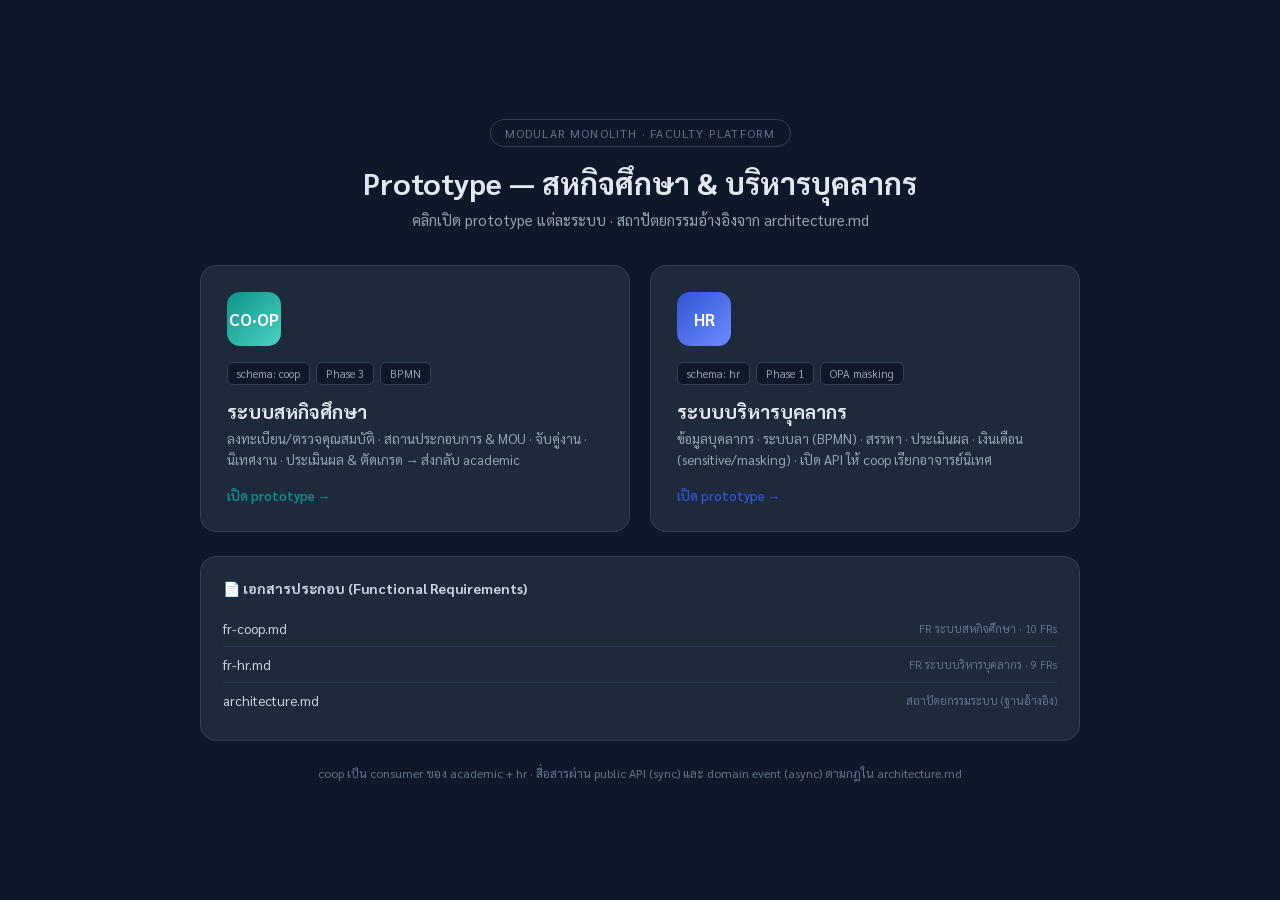
<file: index.html>
<!DOCTYPE html>
<html lang="th">
<head>
<meta charset="UTF-8">
<meta name="viewport" content="width=device-width, initial-scale=1.0">
<title>Prototype — ระบบสหกิจศึกษา & บริหารบุคลากร</title>
<link href="https://fonts.googleapis.com/css2?family=Sarabun:wght@400;500;600;700&display=swap" rel="stylesheet">
<style>
  *{box-sizing:border-box;margin:0;padding:0}
  body{font-family:'Sarabun','Segoe UI',Tahoma,sans-serif;background:#0f172a;color:#e2e8f0;min-height:100vh;display:flex;align-items:center;justify-content:center;padding:30px}
  .wrap{max-width:880px;width:100%}
  .head{text-align:center;margin-bottom:36px}
  .head .tag{display:inline-block;font-size:12px;letter-spacing:.1em;text-transform:uppercase;color:#64748b;border:1px solid #334155;padding:5px 14px;border-radius:20px;margin-bottom:16px}
  .head h1{font-size:30px;font-weight:700;margin-bottom:8px}
  .head p{color:#94a3b8;font-size:15px}
  .cards{display:grid;grid-template-columns:1fr 1fr;gap:20px}
  .card{background:#1e293b;border:1px solid #334155;border-radius:16px;padding:26px;text-decoration:none;color:inherit;transition:.18s;display:block}
  .card:hover{transform:translateY(-4px);border-color:var(--c)}
  .card .ic{width:54px;height:54px;border-radius:13px;display:grid;place-items:center;font-weight:700;font-size:17px;color:#fff;margin-bottom:16px}
  .card h2{font-size:19px;margin-bottom:6px}
  .card p{color:#94a3b8;font-size:13.5px;line-height:1.55;margin-bottom:14px}
  .card .go{font-size:13px;font-weight:600;color:var(--c)}
  .tags{display:flex;flex-wrap:wrap;gap:6px;margin-bottom:14px}
  .tags span{font-size:11px;background:#0f172a;border:1px solid #334155;color:#94a3b8;padding:3px 9px;border-radius:6px}
  .docs{margin-top:24px;background:#1e293b;border:1px solid #334155;border-radius:16px;padding:22px}
  .docs h3{font-size:14px;margin-bottom:14px;color:#cbd5e1}
  .docs a{display:flex;align-items:center;gap:10px;color:#cbd5e1;text-decoration:none;padding:9px 0;border-bottom:1px solid #2a3a52;font-size:13.5px}
  .docs a:last-child{border:none}.docs a:hover{color:#fff}
  .docs .d{font-size:11px;color:#64748b;margin-left:auto}
  .foot{text-align:center;color:#64748b;font-size:12px;margin-top:24px}
  @media(max-width:680px){.cards{grid-template-columns:1fr}}
</style>
</head>
<body>
<div class="wrap">
  <div class="head">
    <div class="tag">Modular Monolith · Faculty Platform</div>
    <h1>Prototype — สหกิจศึกษา &amp; บริหารบุคลากร</h1>
    <p>คลิกเปิด prototype แต่ละระบบ · สถาปัตยกรรมอ้างอิงจาก architecture.md</p>
  </div>

  <div class="cards">
    <a class="card" href="prototype-coop.html" style="--c:#0d9488">
      <div class="ic" style="background:linear-gradient(135deg,#0d9488,#4dd0c4)">CO·OP</div>
      <div class="tags"><span>schema: coop</span><span>Phase 3</span><span>BPMN</span></div>
      <h2>ระบบสหกิจศึกษา</h2>
      <p>ลงทะเบียน/ตรวจคุณสมบัติ · สถานประกอบการ &amp; MOU · จับคู่งาน · นิเทศงาน · ประเมินผล &amp; ตัดเกรด → ส่งกลับ academic</p>
      <span class="go">เปิด prototype →</span>
    </a>
    <a class="card" href="prototype-hr.html" style="--c:#3056d3">
      <div class="ic" style="background:linear-gradient(135deg,#3056d3,#6d8bff)">HR</div>
      <div class="tags"><span>schema: hr</span><span>Phase 1</span><span>OPA masking</span></div>
      <h2>ระบบบริหารบุคลากร</h2>
      <p>ข้อมูลบุคลากร · ระบบลา (BPMN) · สรรหา · ประเมินผล · เงินเดือน (sensitive/masking) · เปิด API ให้ coop เรียกอาจารย์นิเทศ</p>
      <span class="go">เปิด prototype →</span>
    </a>
  </div>

  <div class="docs">
    <h3>📄 เอกสารประกอบ (Functional Requirements)</h3>
    <a href="fr-coop.md">fr-coop.md <span class="d">FR ระบบสหกิจศึกษา · 10 FRs</span></a>
    <a href="fr-hr.md">fr-hr.md <span class="d">FR ระบบบริหารบุคลากร · 9 FRs</span></a>
    <a href="architecture.md">architecture.md <span class="d">สถาปัตยกรรมระบบ (ฐานอ้างอิง)</span></a>
  </div>

  <div class="foot">coop เป็น consumer ของ academic + hr · สื่อสารผ่าน public API (sync) และ domain event (async) ตามกฎใน architecture.md</div>
</div>
</body>
</html>
</file>
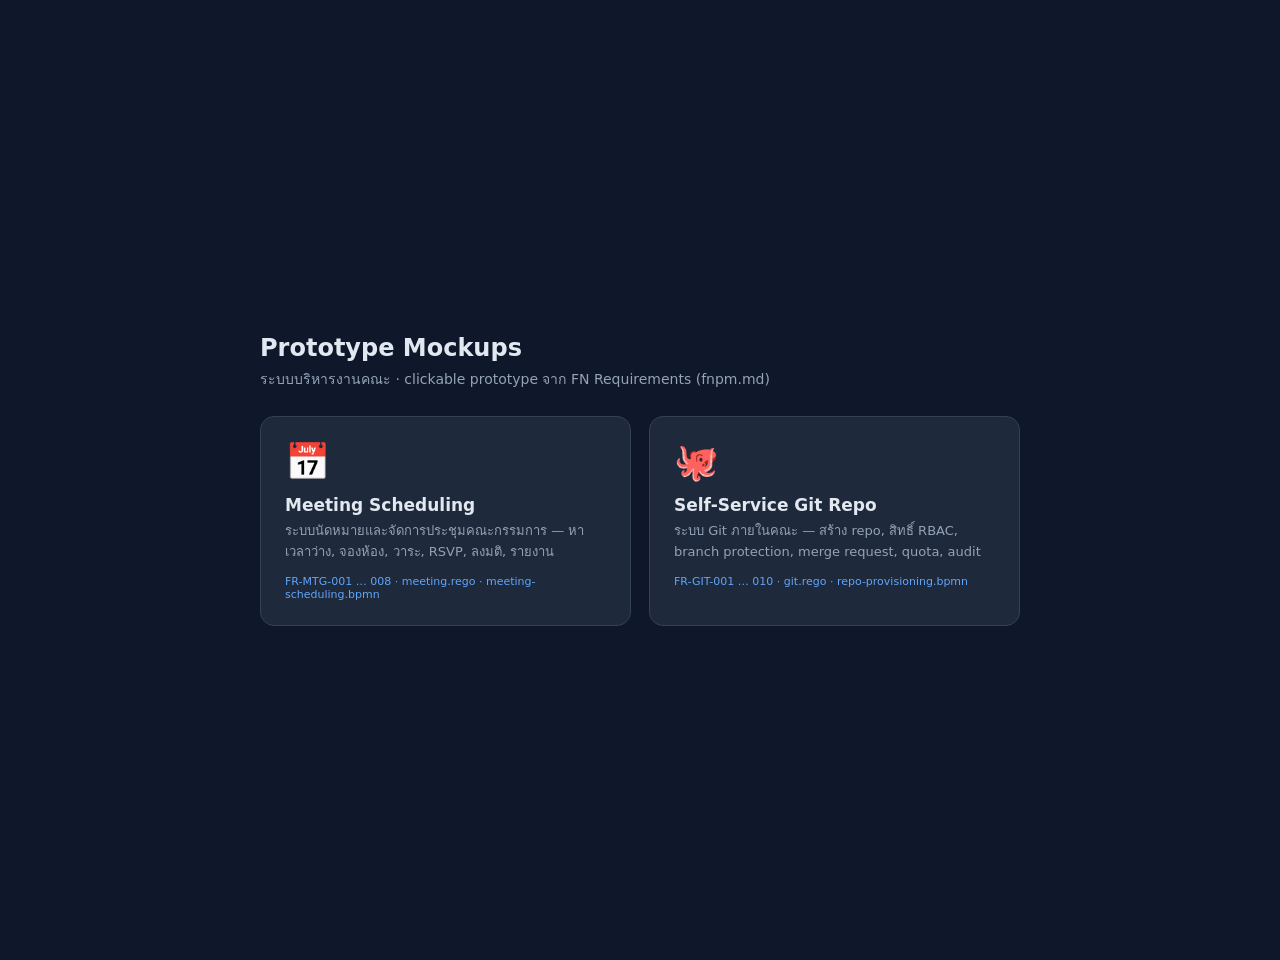
<file: Projeck/mockup/index.html>
<!DOCTYPE html>
<html lang="th">
<head>
<meta charset="UTF-8">
<meta name="viewport" content="width=device-width, initial-scale=1.0">
<title>Prototype Mockups — Faculty Platform</title>
<style>
  body{margin:0;font-family:"Segoe UI",Tahoma,system-ui,sans-serif;background:#0f172a;color:#e2e8f0;min-height:100vh;display:grid;place-items:center;padding:30px}
  .box{max-width:760px;width:100%}
  h1{font-size:24px;margin:0 0 6px}.sub{color:#94a3b8;margin:0 0 26px;font-size:14px}
  .cards{display:grid;grid-template-columns:1fr 1fr;gap:18px}
  a.card{display:block;text-decoration:none;color:inherit;background:#1e293b;border:1px solid #334155;border-radius:14px;padding:24px;transition:.2s}
  a.card:hover{border-color:#3b82f6;transform:translateY(-3px)}
  .ic{font-size:36px}.card h2{margin:12px 0 6px;font-size:17px}.card p{margin:0;color:#94a3b8;font-size:13px;line-height:1.6}
  .fr{margin-top:12px;font-size:11px;color:#60a5fa}
  @media(max-width:640px){.cards{grid-template-columns:1fr}}
</style>
</head>
<body>
<div class="box">
  <h1>Prototype Mockups</h1>
  <p class="sub">ระบบบริหารงานคณะ · clickable prototype จาก FN Requirements (fnpm.md)</p>
  <div class="cards">
    <a class="card" href="meeting-scheduling.html">
      <div class="ic">📅</div>
      <h2>Meeting Scheduling</h2>
      <p>ระบบนัดหมายและจัดการประชุมคณะกรรมการ — หาเวลาว่าง, จองห้อง, วาระ, RSVP, ลงมติ, รายงาน</p>
      <div class="fr">FR-MTG-001 … 008 · meeting.rego · meeting-scheduling.bpmn</div>
    </a>
    <a class="card" href="self-git-repo.html">
      <div class="ic">🐙</div>
      <h2>Self-Service Git Repo</h2>
      <p>ระบบ Git ภายในคณะ — สร้าง repo, สิทธิ์ RBAC, branch protection, merge request, quota, audit</p>
      <div class="fr">FR-GIT-001 … 010 · git.rego · repo-provisioning.bpmn</div>
    </a>
  </div>
</div>
</body>
</html>
</file>
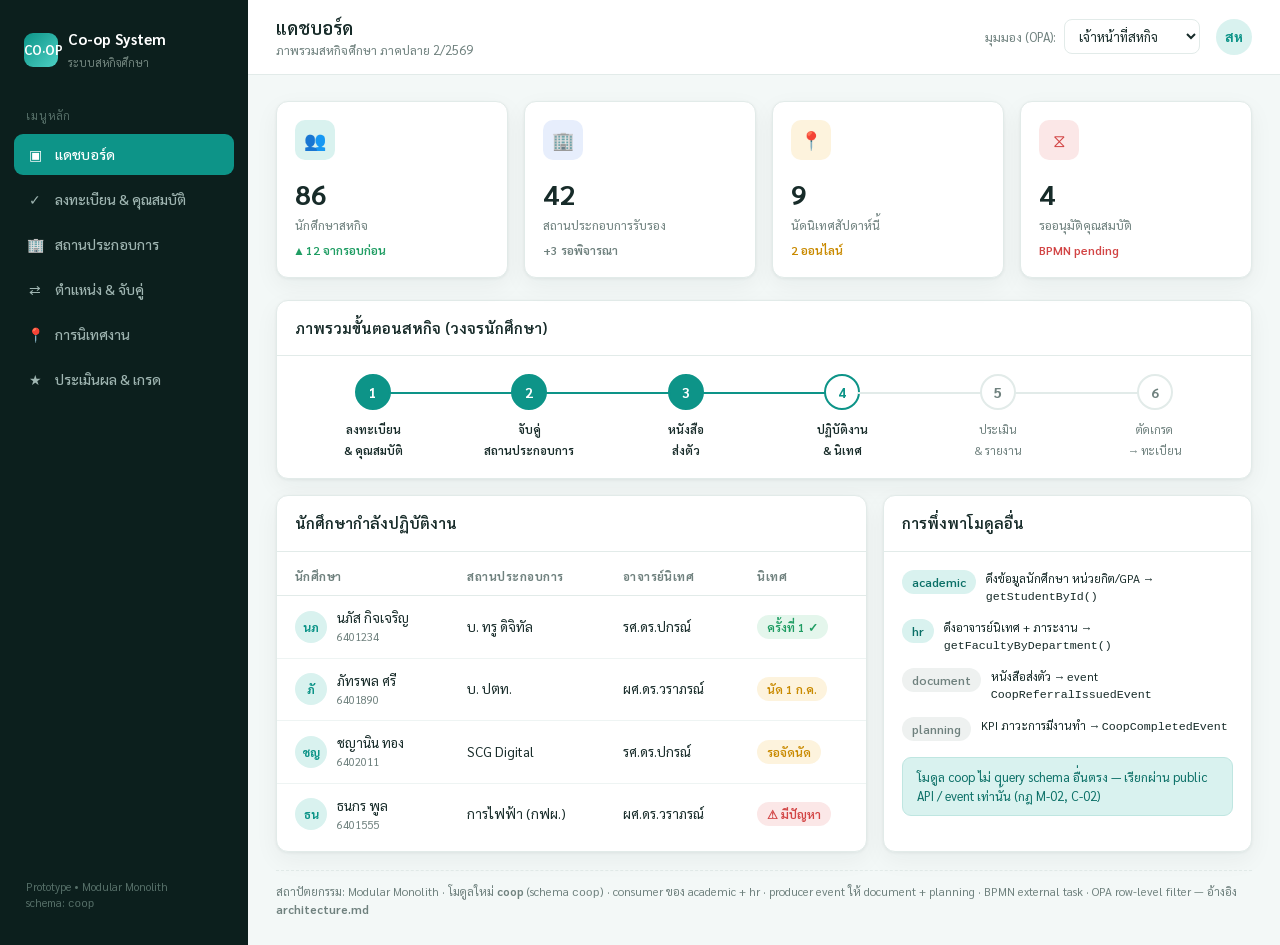
<file: prototype-coop.html>
<!DOCTYPE html>
<html lang="th">
<head>
<meta charset="UTF-8">
<meta name="viewport" content="width=device-width, initial-scale=1.0">
<title>Prototype — ระบบสหกิจศึกษา (Co-op)</title>
<link rel="preconnect" href="https://fonts.googleapis.com">
<link href="https://fonts.googleapis.com/css2?family=Sarabun:wght@400;500;600;700&display=swap" rel="stylesheet">
<style>
  :root{
    --accent:#0d9488; --accent-dark:#0a6f66; --accent-soft:#d9f2ef;
    --bg:#f3f8f7; --card:#ffffff; --line:#e2ebe9; --ink:#172b29; --muted:#6f817e;
    --ok:#1f9d63; --ok-bg:#e4f6ec; --warn:#c98a00; --warn-bg:#fdf3dd; --danger:#d24545; --danger-bg:#fbe7e7;
    --radius:12px; --shadow:0 1px 3px rgba(15,40,38,.06),0 8px 24px rgba(15,40,38,.05);
  }
  *{box-sizing:border-box;margin:0;padding:0}
  body{font-family:'Sarabun','Segoe UI',Tahoma,sans-serif;background:var(--bg);color:var(--ink);font-size:14px;line-height:1.5}
  .app{display:grid;grid-template-columns:248px 1fr;min-height:100vh}
  .sidebar{background:#0c1f1d;color:#bcd0cd;padding:20px 14px;display:flex;flex-direction:column;gap:4px}
  .brand{display:flex;align-items:center;gap:10px;padding:8px 10px 18px}
  .brand .logo{width:34px;height:34px;border-radius:9px;background:linear-gradient(135deg,var(--accent),#4dd0c4);display:grid;place-items:center;font-weight:700;color:#fff;font-size:13px}
  .brand b{color:#fff;font-size:15px;display:block}
  .brand span{font-size:11px;color:#73867f}
  .nav-label{font-size:11px;text-transform:uppercase;letter-spacing:.08em;color:#577069;padding:14px 12px 6px}
  .nav-item{display:flex;align-items:center;gap:11px;padding:10px 12px;border-radius:9px;cursor:pointer;color:#9fb5b1;font-weight:500;transition:.15s}
  .nav-item:hover{background:#13302d;color:#fff}
  .nav-item.active{background:var(--accent);color:#fff}
  .nav-item .ic{width:18px;text-align:center}
  .sidebar .foot{margin-top:auto;font-size:11px;color:#577069;padding:12px}
  .main{display:flex;flex-direction:column;min-width:0}
  .topbar{background:var(--card);border-bottom:1px solid var(--line);padding:14px 28px;display:flex;align-items:center;gap:16px;position:sticky;top:0;z-index:5}
  .topbar h1{font-size:18px;font-weight:600}
  .topbar .sub{color:var(--muted);font-size:12.5px}
  .spacer{flex:1}
  .role-switch{display:flex;align-items:center;gap:8px;font-size:12.5px;color:var(--muted)}
  .role-switch select{font-family:inherit;padding:7px 10px;border:1px solid var(--line);border-radius:8px;background:#fff;font-size:13px;color:var(--ink)}
  .avatar{width:36px;height:36px;border-radius:50%;background:var(--accent-soft);color:var(--accent);display:grid;place-items:center;font-weight:700}
  .content{padding:26px 28px;max-width:1180px}
  .view{display:none;animation:fade .25s ease}.view.active{display:block}
  @keyframes fade{from{opacity:0;transform:translateY(6px)}to{opacity:1;transform:none}}
  .page-head{margin-bottom:18px}.page-head h2{font-size:20px;font-weight:700}.page-head p{color:var(--muted);margin-top:2px}
  .tiles{display:grid;grid-template-columns:repeat(4,1fr);gap:16px;margin-bottom:22px}
  .tile{background:var(--card);border:1px solid var(--line);border-radius:var(--radius);padding:18px;box-shadow:var(--shadow)}
  .tile .t-ic{width:40px;height:40px;border-radius:10px;display:grid;place-items:center;font-size:18px;margin-bottom:12px}
  .tile h3{font-size:28px;font-weight:700}.tile span{color:var(--muted);font-size:12.5px}.tile .delta{font-size:12px;font-weight:600;margin-top:6px}
  .grid{display:grid;gap:16px}.g-2{grid-template-columns:1.6fr 1fr}
  .card{background:var(--card);border:1px solid var(--line);border-radius:var(--radius);box-shadow:var(--shadow)}
  .card-h{padding:16px 18px;border-bottom:1px solid var(--line);display:flex;align-items:center;gap:10px}
  .card-h h4{font-size:15px;font-weight:600}.card-b{padding:6px 0}.card-pad{padding:18px}
  table{width:100%;border-collapse:collapse}
  th{text-align:left;font-size:11.5px;text-transform:uppercase;letter-spacing:.04em;color:var(--muted);padding:10px 18px;border-bottom:1px solid var(--line)}
  td{padding:12px 18px;border-bottom:1px solid #eef4f3;font-size:13.5px}
  tr:last-child td{border-bottom:none}tbody tr:hover{background:#f8fbfa}
  .u{display:flex;align-items:center;gap:10px}
  .u .au{width:32px;height:32px;border-radius:50%;background:var(--accent-soft);color:var(--accent);display:grid;place-items:center;font-weight:700;font-size:12px}
  .u small{color:var(--muted);display:block;font-size:11.5px}
  .badge{display:inline-flex;align-items:center;gap:5px;padding:3px 10px;border-radius:20px;font-size:12px;font-weight:600}
  .b-ok{background:var(--ok-bg);color:var(--ok)}.b-warn{background:var(--warn-bg);color:var(--warn)}
  .b-danger{background:var(--danger-bg);color:var(--danger)}.b-mute{background:#eef1f0;color:var(--muted)}
  .b-info{background:var(--accent-soft);color:var(--accent-dark)}
  .dot{width:7px;height:7px;border-radius:50%;background:currentColor}
  .btn{font-family:inherit;border:1px solid var(--line);background:#fff;color:var(--ink);padding:7px 14px;border-radius:8px;font-size:13px;font-weight:600;cursor:pointer;transition:.15s}
  .btn:hover{border-color:var(--accent);color:var(--accent)}
  .btn-pri{background:var(--accent);border-color:var(--accent);color:#fff}.btn-pri:hover{background:var(--accent-dark);color:#fff}
  .btn-sm{padding:5px 11px;font-size:12px}
  .btn-ok{color:var(--ok);border-color:#bfe6cf}.btn-ok:hover{background:var(--ok-bg)}
  .meter{height:6px;background:#eaf1f0;border-radius:6px;margin-top:10px;overflow:hidden}.meter i{display:block;height:100%;border-radius:6px;background:var(--accent)}
  /* pipeline */
  .pipe{display:flex;gap:0;padding:18px;align-items:center;overflow-x:auto}
  .step{flex:1;text-align:center;position:relative;min-width:90px}
  .step .c{width:36px;height:36px;border-radius:50%;margin:0 auto 8px;display:grid;place-items:center;font-weight:700;border:2px solid var(--line);background:#fff;color:var(--muted)}
  .step.done .c{background:var(--accent);border-color:var(--accent);color:#fff}
  .step.cur .c{border-color:var(--accent);color:var(--accent)}
  .step:not(:last-child):after{content:'';position:absolute;top:18px;left:60%;width:80%;height:2px;background:var(--line)}
  .step.done:not(:last-child):after{background:var(--accent)}
  .step small{font-size:11.5px;color:var(--muted)}.step.done small,.step.cur small{color:var(--ink);font-weight:600}
  /* checklist */
  .chk{padding:6px 18px 18px}
  .chk .row{display:flex;align-items:center;gap:12px;padding:11px 0;border-bottom:1px solid #eef4f3}
  .chk .row:last-child{border:none}
  .chk .ico{width:24px;height:24px;border-radius:50%;display:grid;place-items:center;font-size:13px;font-weight:700;flex-shrink:0}
  .pass{background:var(--ok-bg);color:var(--ok)}.fail{background:var(--danger-bg);color:var(--danger)}
  .chk .row b{font-size:13.5px}.chk .row small{color:var(--muted);display:block}
  /* match board */
  .match{display:grid;grid-template-columns:1fr 1fr;gap:14px}
  .mc{border:1px solid var(--line);border-radius:10px;padding:14px}
  .mc h5{font-size:13.5px;margin-bottom:3px}.mc .co{color:var(--accent-dark);font-size:12.5px;font-weight:600}
  .mc .meta{color:var(--muted);font-size:12px;margin:8px 0}
  .field{margin:10px 18px}.field label{display:block;font-size:12.5px;color:var(--muted);margin-bottom:5px;font-weight:600}
  .field input,.field select,.field textarea{width:100%;font-family:inherit;font-size:13.5px;padding:9px 11px;border:1px solid var(--line);border-radius:8px;background:#fff}
  .hint{background:var(--accent-soft);color:var(--accent-dark);padding:10px 14px;border-radius:9px;font-size:12.5px;margin:14px 18px;border:1px solid #bfe6e1}
  .stars{color:#e6b800;font-size:15px;letter-spacing:1px}
  .arch{font-size:11.5px;color:var(--muted);border-top:1px dashed var(--line);margin-top:18px;padding-top:12px}
  @media(max-width:900px){.app{grid-template-columns:1fr}.sidebar{display:none}.tiles{grid-template-columns:1fr 1fr}.g-2,.match{grid-template-columns:1fr}}
</style>
</head>
<body>
<div class="app">
  <aside class="sidebar">
    <div class="brand">
      <div class="logo">CO·OP</div>
      <div><b>Co-op System</b><span>ระบบสหกิจศึกษา</span></div>
    </div>
    <div class="nav-label">เมนูหลัก</div>
    <div class="nav-item active" data-view="dashboard"><span class="ic">▣</span> แดชบอร์ด</div>
    <div class="nav-item" data-view="register"><span class="ic">✓</span> ลงทะเบียน & คุณสมบัติ</div>
    <div class="nav-item" data-view="company"><span class="ic">🏢</span> สถานประกอบการ</div>
    <div class="nav-item" data-view="match"><span class="ic">⇄</span> ตำแหน่ง & จับคู่</div>
    <div class="nav-item" data-view="visit"><span class="ic">📍</span> การนิเทศงาน</div>
    <div class="nav-item" data-view="evaluate"><span class="ic">★</span> ประเมินผล & เกรด</div>
    <div class="foot">Prototype • Modular Monolith<br>schema: <code>coop</code></div>
  </aside>

  <div class="main">
    <header class="topbar">
      <div><h1 id="vtitle">แดชบอร์ด</h1><div class="sub" id="vsub">ภาพรวมสหกิจศึกษา ภาคปลาย 2/2569</div></div>
      <div class="spacer"></div>
      <div class="role-switch"><span>มุมมอง (OPA):</span>
        <select id="role" onchange="applyRole()">
          <option value="coord">เจ้าหน้าที่สหกิจ</option>
          <option value="advisor">อาจารย์นิเทศ</option>
          <option value="company">สถานประกอบการ</option>
        </select>
      </div>
      <div class="avatar">สห</div>
    </header>

    <div class="content">

      <!-- DASHBOARD -->
      <section class="view active" id="dashboard">
        <div class="tiles">
          <div class="tile"><div class="t-ic" style="background:var(--accent-soft);color:var(--accent)">👥</div><h3>86</h3><span>นักศึกษาสหกิจ</span><div class="delta" style="color:var(--ok)">▲ 12 จากรอบก่อน</div></div>
          <div class="tile"><div class="t-ic" style="background:#e7eefc;color:#3056d3">🏢</div><h3>42</h3><span>สถานประกอบการรับรอง</span><div class="delta" style="color:var(--muted)">+3 รอพิจารณา</div></div>
          <div class="tile"><div class="t-ic" style="background:var(--warn-bg);color:var(--warn)">📍</div><h3>9</h3><span>นัดนิเทศสัปดาห์นี้</span><div class="delta" style="color:var(--warn)">2 ออนไลน์</div></div>
          <div class="tile"><div class="t-ic" style="background:var(--danger-bg);color:var(--danger)">⧖</div><h3>4</h3><span>รออนุมัติคุณสมบัติ</span><div class="delta" style="color:var(--danger)">BPMN pending</div></div>
        </div>
        <div class="card" style="margin-bottom:16px">
          <div class="card-h"><h4>ภาพรวมขั้นตอนสหกิจ (วงจรนักศึกษา)</h4></div>
          <div class="pipe">
            <div class="step done"><div class="c">1</div><small>ลงทะเบียน<br>& คุณสมบัติ</small></div>
            <div class="step done"><div class="c">2</div><small>จับคู่<br>สถานประกอบการ</small></div>
            <div class="step done"><div class="c">3</div><small>หนังสือ<br>ส่งตัว</small></div>
            <div class="step cur"><div class="c">4</div><small>ปฏิบัติงาน<br>& นิเทศ</small></div>
            <div class="step"><div class="c">5</div><small>ประเมิน<br>& รายงาน</small></div>
            <div class="step"><div class="c">6</div><small>ตัดเกรด<br>→ ทะเบียน</small></div>
          </div>
        </div>
        <div class="grid g-2">
          <div class="card">
            <div class="card-h"><h4>นักศึกษากำลังปฏิบัติงาน</h4></div>
            <div class="card-b">
              <table>
                <thead><tr><th>นักศึกษา</th><th>สถานประกอบการ</th><th>อาจารย์นิเทศ</th><th>นิเทศ</th></tr></thead>
                <tbody>
                  <tr><td><div class="u"><div class="au">นภ</div><div>นภัส กิจเจริญ<small>6401234</small></div></div></td><td>บ. ทรู ดิจิทัล</td><td>รศ.ดร.ปกรณ์</td><td><span class="badge b-ok">ครั้งที่ 1 ✓</span></td></tr>
                  <tr><td><div class="u"><div class="au">ภั</div><div>ภัทรพล ศรี<small>6401890</small></div></div></td><td>บ. ปตท.</td><td>ผศ.ดร.วราภรณ์</td><td><span class="badge b-warn">นัด 1 ก.ค.</span></td></tr>
                  <tr><td><div class="u"><div class="au">ชญ</div><div>ชญานิน ทอง<small>6402011</small></div></div></td><td>SCG Digital</td><td>รศ.ดร.ปกรณ์</td><td><span class="badge b-warn">รอจัดนัด</span></td></tr>
                  <tr><td><div class="u"><div class="au">ธน</div><div>ธนกร พูล<small>6401555</small></div></div></td><td>การไฟฟ้า (กฟผ.)</td><td>ผศ.ดร.วราภรณ์</td><td><span class="badge b-danger">⚠ มีปัญหา</span></td></tr>
                </tbody>
              </table>
            </div>
          </div>
          <div class="card">
            <div class="card-h"><h4>การพึ่งพาโมดูลอื่น</h4></div>
            <div class="card-pad" style="display:flex;flex-direction:column;gap:12px">
              <div style="display:flex;gap:10px;align-items:flex-start"><span class="badge b-info">academic</span><small>ดึงข้อมูลนักศึกษา หน่วยกิต/GPA → <code>getStudentById()</code></small></div>
              <div style="display:flex;gap:10px;align-items:flex-start"><span class="badge b-info">hr</span><small>ดึงอาจารย์นิเทศ + ภาระงาน → <code>getFacultyByDepartment()</code></small></div>
              <div style="display:flex;gap:10px;align-items:flex-start"><span class="badge b-mute">document</span><small>หนังสือส่งตัว → event <code>CoopReferralIssuedEvent</code></small></div>
              <div style="display:flex;gap:10px;align-items:flex-start"><span class="badge b-mute">planning</span><small>KPI ภาวะการมีงานทำ → <code>CoopCompletedEvent</code></small></div>
              <div class="hint" style="margin:4px 0 0">โมดูล coop ไม่ query schema อื่นตรง — เรียกผ่าน public API / event เท่านั้น (กฎ M-02, C-02)</div>
            </div>
          </div>
        </div>
      </section>

      <!-- REGISTER -->
      <section class="view" id="register">
        <div class="page-head"><h2>ลงทะเบียนสหกิจ & ตรวจคุณสมบัติ</h2><p>นักศึกษา: นภัส กิจเจริญ (6401234) · ภาควิชาวิศวกรรมคอมพิวเตอร์</p></div>
        <div class="grid g-2">
          <div class="card">
            <div class="card-h"><h4>ผลตรวจคุณสมบัติอัตโนมัติ</h4><div class="spacer"></div><span class="badge b-info">ข้อมูลจาก academic API</span></div>
            <div class="chk">
              <div class="row"><div class="ico pass">✓</div><div><b>GPA ≥ 2.50</b><small>ปัจจุบัน 3.12 — ผ่านเกณฑ์</small></div></div>
              <div class="row"><div class="ico pass">✓</div><div><b>หน่วยกิตสะสม ≥ 99 หน่วยกิต</b><small>ปัจจุบัน 112 หน่วยกิต — ผ่านเกณฑ์</small></div></div>
              <div class="row"><div class="ico pass">✓</div><div><b>ผ่านวิชาเตรียมสหกิจศึกษา</b><small>เกรด B — ผ่านเกณฑ์</small></div></div>
              <div class="row"><div class="ico fail">✕</div><div><b>ไม่ติด W ในภาคล่าสุด</b><small>พบรายวิชาถอน 1 วิชา — ต้องยื่นขออนุมัติกรณีพิเศษ</small></div></div>
            </div>
          </div>
          <div class="card">
            <div class="card-h"><h4>สถานะการลงทะเบียน</h4></div>
            <div class="card-pad">
              <span class="badge b-warn" style="font-size:13px"><span class="dot"></span>รออนุมัติกรณีพิเศษ</span>
              <div class="hint" style="margin:14px 0">คุณสมบัติไม่ครบ 1 ข้อ → เข้าสู่ BPMN <code>coop-registration-approval.bpmn</code><br>Student → เจ้าหน้าที่สหกิจ → กรรมการสหกิจ</div>
              <div class="pipe" style="padding:6px 0">
                <div class="step done"><div class="c">1</div><small>ยื่นคำร้อง</small></div>
                <div class="step cur"><div class="c">2</div><small>เจ้าหน้าที่</small></div>
                <div class="step"><div class="c">3</div><small>กรรมการ</small></div>
              </div>
              <button class="btn btn-pri" style="width:100%;margin-top:14px" onclick="this.outerHTML='<div class=hint style=\'background:var(--ok-bg);color:#176b3d;border-color:#bfe6cf;margin:0\'>✓ ส่งคำร้องเข้ากระบวนการอนุมัติแล้ว → publish <code>CoopRegisteredEvent</code> เมื่ออนุมัติ</div>'">ยื่นคำร้องขออนุมัติ</button>
            </div>
          </div>
        </div>
      </section>

      <!-- COMPANY -->
      <section class="view" id="company">
        <div class="page-head"><h2>สถานประกอบการ</h2><p>ทะเบียนและการรับรอง (MOU) · สถานประกอบการเห็นเฉพาะข้อมูลของตน (OPA)</p></div>
        <div class="card">
          <div class="card-h"><h4>รายชื่อสถานประกอบการ</h4><div class="spacer"></div><button class="btn btn-pri btn-sm">+ เพิ่มสถานประกอบการ</button></div>
          <div class="card-b">
            <table>
              <thead><tr><th>สถานประกอบการ</th><th>ประเภท</th><th>MOU</th><th>รับนักศึกษา</th><th>รีวิว</th><th>สถานะ</th></tr></thead>
              <tbody>
                <tr><td><div class="u"><div class="au">ทร</div><div>บ. ทรู ดิจิทัล กรุ๊ป<small>เทคโนโลยีสารสนเทศ</small></div></div></td><td>เอกชน</td><td><span class="badge b-ok">ถึง 2571</span></td><td>8 คน</td><td><span class="stars">★★★★☆</span></td><td><span class="badge b-ok"><span class="dot"></span>รับรอง</span></td></tr>
                <tr><td><div class="u"><div class="au">ปต</div><div>บ. ปตท. จำกัด (มหาชน)<small>พลังงาน</small></div></div></td><td>รัฐวิสาหกิจ</td><td><span class="badge b-ok">ถึง 2570</span></td><td>5 คน</td><td><span class="stars">★★★★★</span></td><td><span class="badge b-ok"><span class="dot"></span>รับรอง</span></td></tr>
                <tr><td><div class="u"><div class="au">SC</div><div>SCG Digital Office<small>ก่อสร้าง/ดิจิทัล</small></div></div></td><td>เอกชน</td><td><span class="badge b-warn">ใกล้หมดอายุ</span></td><td>6 คน</td><td><span class="stars">★★★★☆</span></td><td><span class="badge b-ok"><span class="dot"></span>รับรอง</span></td></tr>
                <tr><td><div class="u"><div class="au">นว</div><div>บ. นวัตกรรมไอที<small>ซอฟต์แวร์</small></div></div></td><td>เอกชน</td><td><span class="badge b-mute">—</span></td><td>—</td><td><span class="badge b-mute">ใหม่</span></td><td><span class="badge b-warn"><span class="dot"></span>รอพิจารณา</span></td></tr>
              </tbody>
            </table>
          </div>
        </div>
        <div class="hint">สถานประกอบการรายใหม่ต้องผ่านการพิจารณารับรองจากกรรมการสหกิจก่อน นักศึกษาจึงเลือกได้ · ไฟล์ MOU เก็บใน MinIO + แจ้งเตือนก่อนหมดอายุ</div>
      </section>

      <!-- MATCH -->
      <section class="view" id="match">
        <div class="page-head"><h2>ตำแหน่งงาน & การจับคู่</h2><p>นักศึกษาเลือกได้สูงสุด 3 อันดับ · ระบบช่วยจับคู่ตามสาขา + โควต้า</p></div>
        <div class="grid g-2">
          <div class="card">
            <div class="card-h"><h4>ตำแหน่งงานสหกิจที่เปิดรับ</h4></div>
            <div class="card-pad match">
              <div class="mc"><h5>Software Engineer (สหกิจ)</h5><div class="co">บ. ทรู ดิจิทัล กรุ๊ป</div><div class="meta">สาขา: วิศวกรรมคอมพิวเตอร์ · กรุงเทพฯ</div><div style="display:flex;justify-content:space-between;align-items:center"><span class="badge b-info">รับ 4 · สมัคร 7</span><button class="btn btn-sm">ดูผู้สมัคร</button></div></div>
              <div class="mc"><h5>Data Engineer Intern</h5><div class="co">SCG Digital Office</div><div class="meta">สาขา: วิศวกรรมคอมพิวเตอร์ · นนทบุรี</div><div style="display:flex;justify-content:space-between;align-items:center"><span class="badge b-info">รับ 2 · สมัคร 3</span><button class="btn btn-sm">ดูผู้สมัคร</button></div></div>
              <div class="mc"><h5>ผู้ช่วยวิศวกรระบบ</h5><div class="co">บ. ปตท.</div><div class="meta">สาขา: วิศวกรรมไฟฟ้า · ระยอง</div><div style="display:flex;justify-content:space-between;align-items:center"><span class="badge b-info">รับ 3 · สมัคร 5</span><button class="btn btn-sm">ดูผู้สมัคร</button></div></div>
              <div class="mc"><h5>QA Automation</h5><div class="co">บ. ทรู ดิจิทัล กรุ๊ป</div><div class="meta">สาขา: วิศวกรรมคอมพิวเตอร์ · กรุงเทพฯ</div><div style="display:flex;justify-content:space-between;align-items:center"><span class="badge b-info">รับ 2 · สมัคร 4</span><button class="btn btn-sm">ดูผู้สมัคร</button></div></div>
            </div>
          </div>
          <div class="card">
            <div class="card-h"><h4>การจับคู่ของ นภัส กิจเจริญ</h4></div>
            <div class="card-pad">
              <div style="display:flex;flex-direction:column;gap:10px">
                <div class="mc" style="border-color:var(--accent);background:var(--accent-soft)"><div style="display:flex;justify-content:space-between"><b>อันดับ 1 · Software Engineer</b><span class="badge b-ok">จับคู่แล้ว</span></div><div class="co">บ. ทรู ดิจิทัล กรุ๊ป</div></div>
                <div class="mc"><div style="display:flex;justify-content:space-between"><b>อันดับ 2 · QA Automation</b><span class="badge b-mute">สำรอง</span></div><div class="co" style="color:var(--muted)">บ. ทรู ดิจิทัล กรุ๊ป</div></div>
                <div class="mc"><div style="display:flex;justify-content:space-between"><b>อันดับ 3 · Data Engineer</b><span class="badge b-mute">สำรอง</span></div><div class="co" style="color:var(--muted)">SCG Digital Office</div></div>
              </div>
              <div class="pipe" style="padding:14px 0 0"><div class="step done"><div class="c">✓</div><small>สมัคร</small></div><div class="step done"><div class="c">✓</div><small>จับคู่</small></div><div class="step cur"><div class="c">3</div><small>ยืนยัน</small></div></div>
              <button class="btn btn-pri" style="width:100%;margin-top:14px">ยืนยันการจับคู่ → ออกหนังสือส่งตัว</button>
            </div>
          </div>
        </div>
      </section>

      <!-- VISIT -->
      <section class="view" id="visit">
        <div class="page-head"><h2>การนิเทศงาน</h2><p>อาจารย์เห็นเฉพาะนักศึกษาในความดูแล (OPA row-level filter)</p></div>
        <div class="card" style="margin-bottom:16px">
          <div class="card-h"><h4>ตารางนิเทศ — รศ.ดร.ปกรณ์ วิทยา</h4><div class="spacer"></div><span class="badge b-info">นักศึกษาในความดูแล 3 คน</span></div>
          <div class="card-b">
            <table>
              <thead><tr><th>นักศึกษา</th><th>สถานประกอบการ</th><th>วันนิเทศ</th><th>รูปแบบ</th><th>สถานะ</th></tr></thead>
              <tbody>
                <tr><td>นภัส กิจเจริญ</td><td>บ. ทรู ดิจิทัล</td><td>24 มิ.ย. 69</td><td>On-site</td><td><span class="badge b-ok"><span class="dot"></span>นิเทศแล้ว (1/2)</span></td></tr>
                <tr><td>ชญานิน ทอง</td><td>SCG Digital</td><td>1 ก.ค. 69</td><td>Online</td><td><span class="badge b-warn"><span class="dot"></span>นัดหมายแล้ว</span></td></tr>
                <tr><td>กฤตยา แสง</td><td>บ. ทรู ดิจิทัล</td><td>—</td><td>—</td><td><span class="badge b-mute"><span class="dot"></span>รอจัดนัด</span></td></tr>
              </tbody>
            </table>
          </div>
        </div>
        <div class="card">
          <div class="card-h"><h4>บันทึกผลการนิเทศ — นภัส กิจเจริญ (ครั้งที่ 1)</h4></div>
          <div class="field"><label>ประเด็น/ความก้าวหน้า</label><textarea rows="2" readonly>นักศึกษาได้รับมอบหมายพัฒนาฟีเจอร์ search API ทำงานร่วมกับทีมได้ดี งานตรงสาขา</textarea></div>
          <div class="field"><label>ข้อเสนอแนะ</label><textarea rows="2" readonly>เพิ่มทักษะการเขียน unit test ให้ครอบคลุมยิ่งขึ้น</textarea></div>
          <div style="display:flex;gap:10px;margin:0 18px 18px"><span class="badge b-ok">ไม่มีความเสี่ยง</span><button class="btn btn-sm">แนบรูป (MinIO)</button></div>
        </div>
      </section>

      <!-- EVALUATE -->
      <section class="view" id="evaluate">
        <div class="page-head"><h2>ประเมินผล & ตัดเกรด</h2><p>BPMN: พี่เลี้ยงประเมิน → อาจารย์ประเมิน → เจ้าหน้าที่สรุปเกรด · คะแนนเป็น sensitive (OPA)</p></div>
        <div class="grid g-2">
          <div class="card">
            <div class="card-h"><h4>คะแนนประเมิน — นภัส กิจเจริญ</h4></div>
            <div class="card-pad">
              <table>
                <tbody>
                  <tr><td>พนักงานพี่เลี้ยง (น้ำหนัก 60%)</td><td style="text-align:right"><b>88</b></td><td style="text-align:right"><span class="badge b-ok">ส่งแล้ว</span></td></tr>
                  <tr><td>อาจารย์นิเทศ (น้ำหนัก 30%)</td><td style="text-align:right"><b>85</b></td><td style="text-align:right"><span class="badge b-ok">ส่งแล้ว</span></td></tr>
                  <tr><td>รายงานสหกิจ (น้ำหนัก 10%)</td><td style="text-align:right"><b>90</b></td><td style="text-align:right"><span class="badge b-ok">ตรวจแล้ว</span></td></tr>
                </tbody>
              </table>
              <div class="hint" style="display:flex;justify-content:space-between;align-items:center"><span>คะแนนรวมถ่วงน้ำหนัก</span><b style="font-size:18px">87.4 → เกรด A</b></div>
            </div>
          </div>
          <div class="card">
            <div class="card-h"><h4>สรุปและส่งเกรด</h4></div>
            <div class="card-pad">
              <div class="pipe" style="padding:0 0 12px"><div class="step done"><div class="c">✓</div><small>พี่เลี้ยง</small></div><div class="step done"><div class="c">✓</div><small>อาจารย์</small></div><div class="step cur"><div class="c">3</div><small>สรุป/lock</small></div></div>
              <div class="field" style="margin-left:0;margin-right:0"><label>เกรดสหกิจ</label><input value="A" readonly></div>
              <button class="btn btn-pri" style="width:100%;margin-top:6px" id="lockBtn" onclick="lockGrade()">ยืนยันและส่งเกรด (lock)</button>
              <div class="hint" id="gradeMsg" style="margin:14px 0 0">เมื่อ lock → publish <code>CoopCompletedEvent</code> → academic (transcript) + planning (KPI)</div>
            </div>
          </div>
        </div>
      </section>

      <p class="arch">สถาปัตยกรรม: Modular Monolith · โมดูลใหม่ <b>coop</b> (schema <code>coop</code>) · consumer ของ academic + hr · producer event ให้ document + planning · BPMN external task · OPA row-level filter — อ้างอิง <b>architecture.md</b></p>
    </div>
  </div>
</div>

<script>
  const titles={dashboard:['แดชบอร์ด','ภาพรวมสหกิจศึกษา ภาคปลาย 2/2569'],register:['ลงทะเบียน & คุณสมบัติ','ตรวจสิทธิ์เข้าร่วมสหกิจ'],company:['สถานประกอบการ','ทะเบียนและการรับรอง'],match:['ตำแหน่ง & จับคู่','การสมัครและจับคู่งาน'],visit:['การนิเทศงาน','แผนและบันทึกการนิเทศ'],evaluate:['ประเมินผล & เกรด','สรุปคะแนนและส่งเกรด']};
  document.querySelectorAll('.nav-item').forEach(n=>n.onclick=()=>{
    document.querySelectorAll('.nav-item').forEach(x=>x.classList.remove('active'));n.classList.add('active');
    const v=n.dataset.view;document.querySelectorAll('.view').forEach(x=>x.classList.remove('active'));document.getElementById(v).classList.add('active');
    document.getElementById('vtitle').textContent=titles[v][0];document.getElementById('vsub').textContent=titles[v][1];
  });
  function lockGrade(){
    document.getElementById('lockBtn').outerHTML='<div class="badge b-ok" style="width:100%;justify-content:center;padding:9px"><span class="dot"></span>ส่งเกรดแล้ว (locked)</div>';
    document.getElementById('gradeMsg').innerHTML='✓ publish <code>CoopCompletedEvent</code> เรียบร้อย → academic บันทึกเกรดเข้า transcript, planning อัปเดต KPI ภาวะการมีงานทำ';
    document.getElementById('gradeMsg').style.cssText='background:var(--ok-bg);color:#176b3d;border-color:#bfe6cf;margin:14px 0 0';
  }
  function applyRole(){
    const r=document.getElementById('role').value;
    const map={coord:'เจ้าหน้าที่สหกิจ',advisor:'อาจารย์นิเทศ',company:'สถานประกอบการ'};
    document.querySelector('.avatar').textContent={coord:'สห',advisor:'อจ',company:'บร'}[r];
    // role-based note
    let msg;
    if(r==='advisor')msg='อาจารย์นิเทศเห็นเฉพาะ <b>นักศึกษาในความดูแล 3 คน</b> (OPA row-level filter) — ซ่อนนักศึกษาของอาจารย์ท่านอื่น';
    else if(r==='company')msg='สถานประกอบการเห็นเฉพาะ <b>ใบสมัคร/นักศึกษาในตำแหน่งของตน</b> — ไม่เห็นคะแนนประเมินของฝ่ายอื่น';
    else msg='เจ้าหน้าที่สหกิจเห็น <b>ภาพรวมทั้งหมด</b> และสรุป/ตัดเกรดได้';
    let n=document.getElementById('roleNote');
    if(!n){n=document.createElement('div');n.id='roleNote';n.className='hint';document.querySelector('#dashboard').prepend(n);}
    n.innerHTML='👁 มุมมองสิทธิ์ปัจจุบัน — <b>'+map[r]+'</b>: '+msg;
  }
</script>
</body>
</html>
</file>
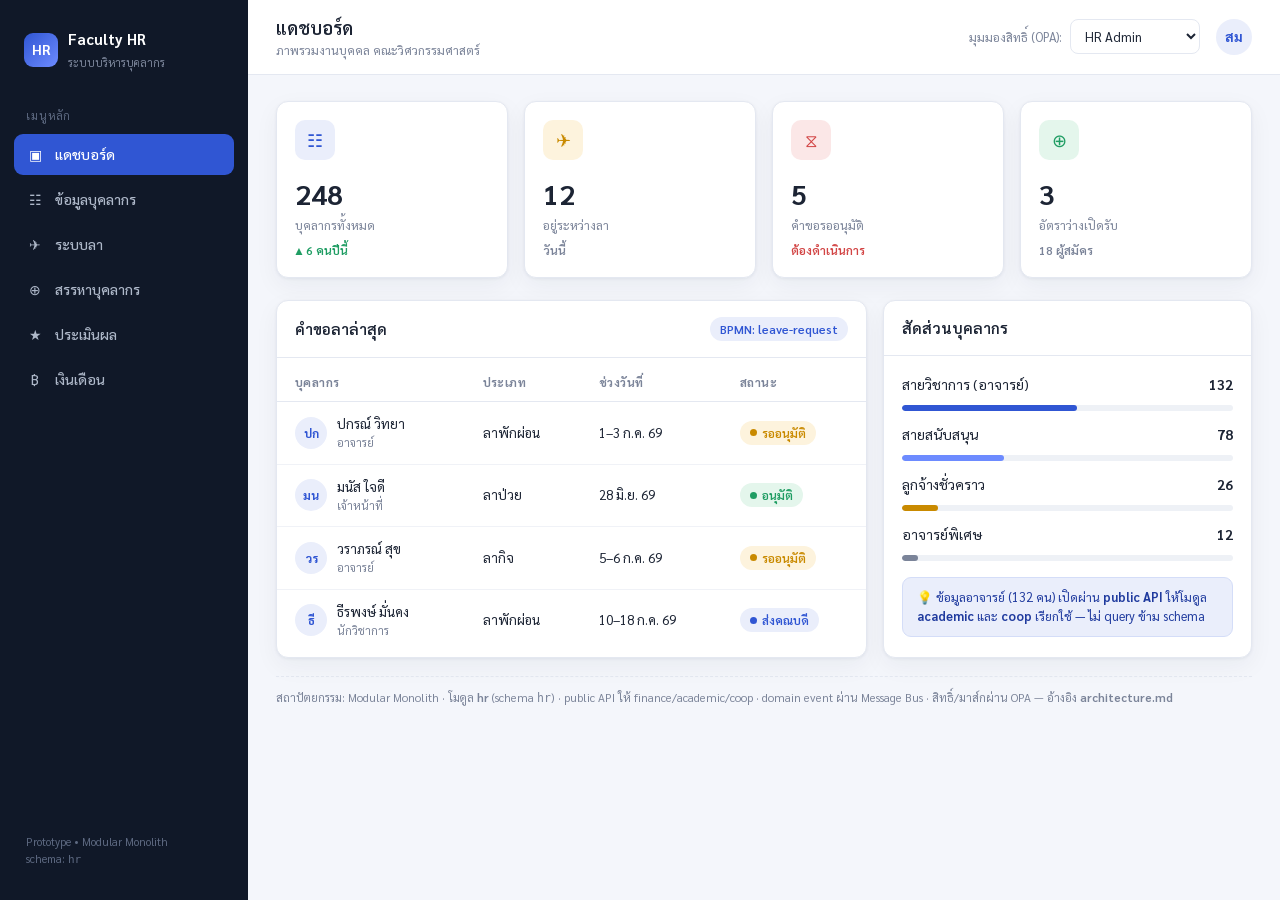
<file: prototype-hr.html>
<!DOCTYPE html>
<html lang="th">
<head>
<meta charset="UTF-8">
<meta name="viewport" content="width=device-width, initial-scale=1.0">
<title>Prototype — ระบบบริหารบุคลากร (HR)</title>
<link rel="preconnect" href="https://fonts.googleapis.com">
<link href="https://fonts.googleapis.com/css2?family=Sarabun:wght@400;500;600;700&display=swap" rel="stylesheet">
<style>
  :root{
    --accent:#3056d3; --accent-dark:#1f3a9e; --accent-soft:#eaeefb;
    --bg:#f4f6fb; --card:#ffffff; --line:#e4e8f1; --ink:#1c2434; --muted:#7b8499;
    --ok:#1f9d63; --ok-bg:#e4f6ec; --warn:#c98a00; --warn-bg:#fdf3dd; --danger:#d24545; --danger-bg:#fbe7e7;
    --radius:12px; --shadow:0 1px 3px rgba(20,30,60,.06),0 8px 24px rgba(20,30,60,.05);
  }
  *{box-sizing:border-box;margin:0;padding:0}
  body{font-family:'Sarabun','Segoe UI',Tahoma,sans-serif;background:var(--bg);color:var(--ink);font-size:14px;line-height:1.5}
  .app{display:grid;grid-template-columns:248px 1fr;min-height:100vh}
  /* Sidebar */
  .sidebar{background:#101828;color:#cdd5e2;padding:20px 14px;display:flex;flex-direction:column;gap:4px}
  .brand{display:flex;align-items:center;gap:10px;padding:8px 10px 18px}
  .brand .logo{width:34px;height:34px;border-radius:9px;background:linear-gradient(135deg,var(--accent),#6d8bff);display:grid;place-items:center;font-weight:700;color:#fff}
  .brand b{color:#fff;font-size:15px;display:block}
  .brand span{font-size:11px;color:#7d879c}
  .nav-label{font-size:11px;text-transform:uppercase;letter-spacing:.08em;color:#5e6a82;padding:14px 12px 6px}
  .nav-item{display:flex;align-items:center;gap:11px;padding:10px 12px;border-radius:9px;cursor:pointer;color:#aeb8c9;font-weight:500;transition:.15s}
  .nav-item:hover{background:#1c2740;color:#fff}
  .nav-item.active{background:var(--accent);color:#fff}
  .nav-item .ic{width:18px;text-align:center}
  .sidebar .foot{margin-top:auto;font-size:11px;color:#5e6a82;padding:12px}
  /* Topbar */
  .main{display:flex;flex-direction:column;min-width:0}
  .topbar{background:var(--card);border-bottom:1px solid var(--line);padding:14px 28px;display:flex;align-items:center;gap:16px;position:sticky;top:0;z-index:5}
  .topbar h1{font-size:18px;font-weight:600}
  .topbar .sub{color:var(--muted);font-size:12.5px}
  .spacer{flex:1}
  .role-switch{display:flex;align-items:center;gap:8px;font-size:12.5px;color:var(--muted)}
  .role-switch select{font-family:inherit;padding:7px 10px;border:1px solid var(--line);border-radius:8px;background:#fff;font-size:13px;color:var(--ink)}
  .avatar{width:36px;height:36px;border-radius:50%;background:var(--accent-soft);color:var(--accent);display:grid;place-items:center;font-weight:700}
  /* Content */
  .content{padding:26px 28px;max-width:1180px}
  .view{display:none;animation:fade .25s ease}
  .view.active{display:block}
  @keyframes fade{from{opacity:0;transform:translateY(6px)}to{opacity:1;transform:none}}
  .page-head{margin-bottom:18px}
  .page-head h2{font-size:20px;font-weight:700}
  .page-head p{color:var(--muted);margin-top:2px}
  /* Stat tiles */
  .tiles{display:grid;grid-template-columns:repeat(4,1fr);gap:16px;margin-bottom:22px}
  .tile{background:var(--card);border:1px solid var(--line);border-radius:var(--radius);padding:18px;box-shadow:var(--shadow)}
  .tile .t-ic{width:40px;height:40px;border-radius:10px;display:grid;place-items:center;font-size:18px;margin-bottom:12px}
  .tile h3{font-size:28px;font-weight:700}
  .tile span{color:var(--muted);font-size:12.5px}
  .tile .delta{font-size:12px;font-weight:600;margin-top:6px}
  /* Cards / grid */
  .grid{display:grid;gap:16px}
  .g-2{grid-template-columns:1.6fr 1fr}
  .card{background:var(--card);border:1px solid var(--line);border-radius:var(--radius);box-shadow:var(--shadow)}
  .card-h{padding:16px 18px;border-bottom:1px solid var(--line);display:flex;align-items:center;gap:10px}
  .card-h h4{font-size:15px;font-weight:600}
  .card-b{padding:6px 0}
  .card-pad{padding:18px}
  /* Table */
  table{width:100%;border-collapse:collapse}
  th{text-align:left;font-size:11.5px;text-transform:uppercase;letter-spacing:.04em;color:var(--muted);padding:10px 18px;border-bottom:1px solid var(--line)}
  td{padding:12px 18px;border-bottom:1px solid #f0f2f7;font-size:13.5px}
  tr:last-child td{border-bottom:none}
  tbody tr:hover{background:#fafbfe}
  .u{display:flex;align-items:center;gap:10px}
  .u .au{width:32px;height:32px;border-radius:50%;background:var(--accent-soft);color:var(--accent);display:grid;place-items:center;font-weight:700;font-size:12px}
  .u small{color:var(--muted);display:block;font-size:11.5px}
  /* Badge */
  .badge{display:inline-flex;align-items:center;gap:5px;padding:3px 10px;border-radius:20px;font-size:12px;font-weight:600}
  .b-ok{background:var(--ok-bg);color:var(--ok)} .b-warn{background:var(--warn-bg);color:var(--warn)}
  .b-danger{background:var(--danger-bg);color:var(--danger)} .b-mute{background:#eef1f6;color:var(--muted)}
  .b-info{background:var(--accent-soft);color:var(--accent)}
  .dot{width:7px;height:7px;border-radius:50%;background:currentColor}
  /* Buttons */
  .btn{font-family:inherit;border:1px solid var(--line);background:#fff;color:var(--ink);padding:7px 14px;border-radius:8px;font-size:13px;font-weight:600;cursor:pointer;transition:.15s}
  .btn:hover{border-color:var(--accent);color:var(--accent)}
  .btn-pri{background:var(--accent);border-color:var(--accent);color:#fff}
  .btn-pri:hover{background:var(--accent-dark);color:#fff}
  .btn-sm{padding:5px 11px;font-size:12px}
  .btn-ok{color:var(--ok);border-color:#bfe6cf} .btn-ok:hover{background:var(--ok-bg)}
  .btn-dn{color:var(--danger);border-color:#f0c4c4} .btn-dn:hover{background:var(--danger-bg)}
  /* Leave balance bars */
  .bal{display:grid;grid-template-columns:repeat(3,1fr);gap:14px;padding:18px}
  .bal .b{border:1px solid var(--line);border-radius:10px;padding:14px}
  .bal .b b{font-size:22px} .bal .b span{color:var(--muted);font-size:12px;display:block}
  .meter{height:6px;background:#eef1f6;border-radius:6px;margin-top:10px;overflow:hidden}
  .meter i{display:block;height:100%;border-radius:6px;background:var(--accent)}
  /* Kanban */
  .kanban{display:grid;grid-template-columns:repeat(4,1fr);gap:14px}
  .col{background:#f7f9fd;border:1px solid var(--line);border-radius:10px;padding:12px;min-height:120px}
  .col h5{font-size:12.5px;color:var(--muted);margin-bottom:10px;display:flex;justify-content:space-between}
  .k-card{background:#fff;border:1px solid var(--line);border-radius:9px;padding:11px;margin-bottom:9px;box-shadow:0 1px 2px rgba(20,30,60,.04)}
  .k-card b{font-size:13px} .k-card small{color:var(--muted);display:block;margin-top:2px}
  /* Form */
  .form-row{display:grid;grid-template-columns:1fr 1fr;gap:14px;padding:0 18px 6px}
  .field{margin:10px 0}
  .field label{display:block;font-size:12.5px;color:var(--muted);margin-bottom:5px;font-weight:600}
  .field input,.field select,.field textarea{width:100%;font-family:inherit;font-size:13.5px;padding:9px 11px;border:1px solid var(--line);border-radius:8px;background:#fff}
  .hint{background:var(--accent-soft);color:var(--accent-dark);padding:10px 14px;border-radius:9px;font-size:12.5px;margin:14px 18px;border:1px solid #d4ddf8}
  .mask{letter-spacing:2px;color:var(--muted)}
  .arch{font-size:11.5px;color:var(--muted);border-top:1px dashed var(--line);margin-top:18px;padding-top:12px}
  @media(max-width:900px){.app{grid-template-columns:1fr}.sidebar{display:none}.tiles{grid-template-columns:1fr 1fr}.g-2{grid-template-columns:1fr}.kanban{grid-template-columns:1fr 1fr}}
</style>
</head>
<body>
<div class="app">
  <!-- SIDEBAR -->
  <aside class="sidebar">
    <div class="brand">
      <div class="logo">HR</div>
      <div><b>Faculty HR</b><span>ระบบบริหารบุคลากร</span></div>
    </div>
    <div class="nav-label">เมนูหลัก</div>
    <div class="nav-item active" data-view="dashboard"><span class="ic">▣</span> แดชบอร์ด</div>
    <div class="nav-item" data-view="employees"><span class="ic">☷</span> ข้อมูลบุคลากร</div>
    <div class="nav-item" data-view="leave"><span class="ic">✈</span> ระบบลา</div>
    <div class="nav-item" data-view="recruit"><span class="ic">⊕</span> สรรหาบุคลากร</div>
    <div class="nav-item" data-view="evaluation"><span class="ic">★</span> ประเมินผล</div>
    <div class="nav-item" data-view="salary"><span class="ic">฿</span> เงินเดือน</div>
    <div class="foot">Prototype • Modular Monolith<br>schema: <code>hr</code></div>
  </aside>

  <!-- MAIN -->
  <div class="main">
    <header class="topbar">
      <div>
        <h1 id="vtitle">แดชบอร์ด</h1>
        <div class="sub" id="vsub">ภาพรวมงานบุคคล คณะวิศวกรรมศาสตร์</div>
      </div>
      <div class="spacer"></div>
      <div class="role-switch">
        <span>มุมมองสิทธิ์ (OPA):</span>
        <select id="role" onchange="applyRole()">
          <option value="admin">HR Admin</option>
          <option value="head">หัวหน้าภาควิชา</option>
          <option value="emp">บุคลากร (ตัวเอง)</option>
        </select>
      </div>
      <div class="avatar">สม</div>
    </header>

    <div class="content">

      <!-- DASHBOARD -->
      <section class="view active" id="dashboard">
        <div class="tiles">
          <div class="tile"><div class="t-ic" style="background:var(--accent-soft);color:var(--accent)">☷</div><h3>248</h3><span>บุคลากรทั้งหมด</span><div class="delta" style="color:var(--ok)">▲ 6 คนปีนี้</div></div>
          <div class="tile"><div class="t-ic" style="background:var(--warn-bg);color:var(--warn)">✈</div><h3>12</h3><span>อยู่ระหว่างลา</span><div class="delta" style="color:var(--muted)">วันนี้</div></div>
          <div class="tile"><div class="t-ic" style="background:var(--danger-bg);color:var(--danger)">⧖</div><h3>5</h3><span>คำขอรออนุมัติ</span><div class="delta" style="color:var(--danger)">ต้องดำเนินการ</div></div>
          <div class="tile"><div class="t-ic" style="background:var(--ok-bg);color:var(--ok)">⊕</div><h3>3</h3><span>อัตราว่างเปิดรับ</span><div class="delta" style="color:var(--muted)">18 ผู้สมัคร</div></div>
        </div>
        <div class="grid g-2">
          <div class="card">
            <div class="card-h"><h4>คำขอลาล่าสุด</h4><div class="spacer"></div><span class="badge b-info">BPMN: leave-request</span></div>
            <div class="card-b">
              <table>
                <thead><tr><th>บุคลากร</th><th>ประเภท</th><th>ช่วงวันที่</th><th>สถานะ</th></tr></thead>
                <tbody>
                  <tr><td><div class="u"><div class="au">ปก</div><div>ปกรณ์ วิทยา<small>อาจารย์</small></div></div></td><td>ลาพักผ่อน</td><td>1–3 ก.ค. 69</td><td><span class="badge b-warn"><span class="dot"></span>รออนุมัติ</span></td></tr>
                  <tr><td><div class="u"><div class="au">มน</div><div>มนัส ใจดี<small>เจ้าหน้าที่</small></div></div></td><td>ลาป่วย</td><td>28 มิ.ย. 69</td><td><span class="badge b-ok"><span class="dot"></span>อนุมัติ</span></td></tr>
                  <tr><td><div class="u"><div class="au">วร</div><div>วราภรณ์ สุข<small>อาจารย์</small></div></div></td><td>ลากิจ</td><td>5–6 ก.ค. 69</td><td><span class="badge b-warn"><span class="dot"></span>รออนุมัติ</span></td></tr>
                  <tr><td><div class="u"><div class="au">ธี</div><div>ธีรพงษ์ มั่นคง<small>นักวิชาการ</small></div></div></td><td>ลาพักผ่อน</td><td>10–18 ก.ค. 69</td><td><span class="badge b-info"><span class="dot"></span>ส่งคณบดี</span></td></tr>
                </tbody>
              </table>
            </div>
          </div>
          <div class="card">
            <div class="card-h"><h4>สัดส่วนบุคลากร</h4></div>
            <div class="card-pad">
              <div style="display:flex;flex-direction:column;gap:13px">
                <div><div style="display:flex;justify-content:space-between"><span>สายวิชาการ (อาจารย์)</span><b>132</b></div><div class="meter"><i style="width:53%"></i></div></div>
                <div><div style="display:flex;justify-content:space-between"><span>สายสนับสนุน</span><b>78</b></div><div class="meter"><i style="width:31%;background:#6d8bff"></i></div></div>
                <div><div style="display:flex;justify-content:space-between"><span>ลูกจ้างชั่วคราว</span><b>26</b></div><div class="meter"><i style="width:11%;background:var(--warn)"></i></div></div>
                <div><div style="display:flex;justify-content:space-between"><span>อาจารย์พิเศษ</span><b>12</b></div><div class="meter"><i style="width:5%;background:var(--muted)"></i></div></div>
              </div>
              <div class="hint" style="margin:16px 0 0">💡 ข้อมูลอาจารย์ (132 คน) เปิดผ่าน <b>public API</b> ให้โมดูล <b>academic</b> และ <b>coop</b> เรียกใช้ — ไม่ query ข้าม schema</div>
            </div>
          </div>
        </div>
      </section>

      <!-- EMPLOYEES -->
      <section class="view" id="employees">
        <div class="grid g-2">
          <div class="card">
            <div class="card-h"><h4>ทะเบียนบุคลากร</h4><div class="spacer"></div><button class="btn btn-pri btn-sm">+ เพิ่มบุคลากร</button></div>
            <div class="card-b">
              <table>
                <thead><tr><th>ชื่อ–สกุล</th><th>ตำแหน่ง</th><th>ประเภท</th><th>สถานะ</th></tr></thead>
                <tbody>
                  <tr onclick="pickEmp(this,'ปกรณ์ วิทยา','รศ.ดร. · ภาควิชาวิศวกรรมคอมพิวเตอร์','ข้าราชการ')"><td><div class="u"><div class="au">ปก</div><div>ปกรณ์ วิทยา<small>EMP-1042</small></div></div></td><td>รองศาสตราจารย์</td><td>ข้าราชการ</td><td><span class="badge b-ok"><span class="dot"></span>ปฏิบัติงาน</span></td></tr>
                  <tr onclick="pickEmp(this,'วราภรณ์ สุข','ผศ.ดร. · ภาควิชาวิศวกรรมไฟฟ้า','พนักงานมหาวิทยาลัย')"><td><div class="u"><div class="au">วร</div><div>วราภรณ์ สุข<small>EMP-1118</small></div></div></td><td>ผู้ช่วยศาสตราจารย์</td><td>พนักงานมหาวิทยาลัย</td><td><span class="badge b-ok"><span class="dot"></span>ปฏิบัติงาน</span></td></tr>
                  <tr onclick="pickEmp(this,'มนัส ใจดี','เจ้าหน้าที่บริหารงานทั่วไป','พนักงานมหาวิทยาลัย')"><td><div class="u"><div class="au">มน</div><div>มนัส ใจดี<small>EMP-2050</small></div></div></td><td>นักวิชาการ</td><td>พนักงานมหาวิทยาลัย</td><td><span class="badge b-warn"><span class="dot"></span>ลาป่วย</span></td></tr>
                  <tr onclick="pickEmp(this,'ธีรพงษ์ มั่นคง','นักวิชาการศึกษา','ลูกจ้างประจำ')"><td><div class="u"><div class="au">ธี</div><div>ธีรพงษ์ มั่นคง<small>EMP-2231</small></div></div></td><td>นักวิชาการศึกษา</td><td>ลูกจ้างประจำ</td><td><span class="badge b-ok"><span class="dot"></span>ปฏิบัติงาน</span></td></tr>
                </tbody>
              </table>
            </div>
          </div>
          <div class="card">
            <div class="card-h"><h4>ประวัติบุคลากร</h4></div>
            <div class="card-pad" id="empProfile">
              <div style="text-align:center;color:var(--muted);padding:30px 0">เลือกบุคลากรจากตารางเพื่อดูประวัติ</div>
            </div>
          </div>
        </div>
      </section>

      <!-- LEAVE -->
      <section class="view" id="leave">
        <div class="card" style="margin-bottom:16px">
          <div class="card-h"><h4>วันลาคงเหลือ — ปกรณ์ วิทยา (ปีงบ 2569)</h4></div>
          <div class="bal">
            <div class="b"><span>ลาพักผ่อน</span><b>7 <small style="display:inline">/ 10 วัน</small></b><div class="meter"><i style="width:70%"></i></div></div>
            <div class="b"><span>ลากิจ</span><b>4 <small style="display:inline">/ 5 วัน</small></b><div class="meter"><i style="width:80%;background:#6d8bff"></i></div></div>
            <div class="b"><span>ลาป่วย</span><b>28 <small style="display:inline">/ 30 วัน</small></b><div class="meter"><i style="width:93%;background:var(--ok)"></i></div></div>
          </div>
        </div>
        <div class="card">
          <div class="card-h"><h4>คำขอลารออนุมัติ</h4><div class="spacer"></div><span class="badge b-info">ขั้นตอน BPMN: ผู้ขอ → หัวหน้า → คณบดี (>15 วัน)</span></div>
          <div class="card-b">
            <table>
              <thead><tr><th>ผู้ขอ</th><th>ประเภท</th><th>ช่วงวันที่</th><th>จำนวน</th><th>สถานะ</th><th>การดำเนินการ</th></tr></thead>
              <tbody>
                <tr><td>ปกรณ์ วิทยา</td><td>ลาพักผ่อน</td><td>1–3 ก.ค. 69</td><td>3 วัน</td><td><span class="badge b-warn"><span class="dot"></span>รออนุมัติ</span></td><td><button class="btn btn-sm btn-ok" onclick="decide(this,'อนุมัติ')">อนุมัติ</button> <button class="btn btn-sm btn-dn" onclick="decide(this,'ปฏิเสธ')">ปฏิเสธ</button></td></tr>
                <tr><td>วราภรณ์ สุข</td><td>ลากิจ</td><td>5–6 ก.ค. 69</td><td>2 วัน</td><td><span class="badge b-warn"><span class="dot"></span>รออนุมัติ</span></td><td><button class="btn btn-sm btn-ok" onclick="decide(this,'อนุมัติ')">อนุมัติ</button> <button class="btn btn-sm btn-dn" onclick="decide(this,'ปฏิเสธ')">ปฏิเสธ</button></td></tr>
                <tr><td>ธีรพงษ์ มั่นคง</td><td>ลาพักผ่อน</td><td>10–18 ก.ค. 69</td><td>9 วัน</td><td><span class="badge b-info"><span class="dot"></span>ส่งคณบดี</span></td><td><span style="color:var(--muted);font-size:12px">รอคณบดี</span></td></tr>
              </tbody>
            </table>
          </div>
        </div>
      </section>

      <!-- RECRUIT -->
      <section class="view" id="recruit">
        <div class="page-head"><h2>กระบวนการสรรหา</h2><p>อัตราว่าง: อาจารย์ประจำภาควิชาวิศวกรรมคอมพิวเตอร์ (2 อัตรา)</p></div>
        <div class="kanban">
          <div class="col"><h5>สมัคร <span>8</span></h5>
            <div class="k-card"><b>ศิริพร ทองคำ</b><small>ป.เอก วิศวกรรมซอฟต์แวร์</small></div>
            <div class="k-card"><b>กิตติ ชาญชัย</b><small>ป.เอก AI</small></div>
            <div class="k-card"><b>+ อีก 6 คน</b></div>
          </div>
          <div class="col"><h5>คัดกรอง <span>4</span></h5>
            <div class="k-card"><b>ณัฐวุฒิ เรืองศรี</b><small>ผ่านคุณสมบัติ</small></div>
            <div class="k-card"><b>พิมพ์ชนก ดี</b><small>ผ่านคุณสมบัติ</small></div>
          </div>
          <div class="col"><h5>สัมภาษณ์ <span>2</span></h5>
            <div class="k-card"><b>ณัฐวุฒิ เรืองศรี</b><small>นัด 2 ก.ค. 09:00</small></div>
          </div>
          <div class="col"><h5>คัดเลือก <span>1</span></h5>
            <div class="k-card"><b>พิมพ์ชนก ดี</b><small>เสนอบรรจุ → onboarding</small></div>
          </div>
        </div>
        <div class="hint">เมื่อกด “บรรจุ” ระบบจะเริ่ม BPMN <code>staff-onboarding.bpmn</code> → HR สร้าง record → IT provision account → Finance ตั้ง payroll</div>
      </section>

      <!-- EVALUATION -->
      <section class="view" id="evaluation">
        <div class="page-head"><h2>ประเมินผลการปฏิบัติงาน</h2><p>รอบประเมิน 2/2569 · ข้อมูลคะแนนเป็น sensitive (OPA masking)</p></div>
        <div class="card">
          <div class="card-b">
            <table>
              <thead><tr><th>บุคลากร</th><th>Self-assessment</th><th>หัวหน้าประเมิน</th><th>คะแนนรวม</th><th>สถานะ</th></tr></thead>
              <tbody>
                <tr><td>ปกรณ์ วิทยา</td><td>89</td><td>91</td><td class="sens"><b>90.0</b></td><td><span class="badge b-ok">เสร็จสิ้น</span></td></tr>
                <tr><td>วราภรณ์ สุข</td><td>85</td><td>—</td><td class="sens"><span class="mask">••••</span></td><td><span class="badge b-warn">รอหัวหน้า</span></td></tr>
                <tr><td>มนัส ใจดี</td><td>—</td><td>—</td><td class="sens"><span class="mask">••••</span></td><td><span class="badge b-mute">ยังไม่เริ่ม</span></td></tr>
              </tbody>
            </table>
          </div>
        </div>
        <div class="hint" id="evalNote">มุมมองปัจจุบัน: <b>HR Admin</b> — เห็นคะแนนทั้งหมด</div>
      </section>

      <!-- SALARY -->
      <section class="view" id="salary">
        <div class="page-head"><h2>ข้อมูลเงินเดือน</h2><p>เงินเดือนเป็น sensitive data — masking ใน OPA เห็นเฉพาะ HR Admin / Finance / ตัวเอง</p></div>
        <div class="card">
          <div class="card-b">
            <table>
              <thead><tr><th>บุคลากร</th><th>ตำแหน่ง</th><th>เงินเดือนพื้นฐาน</th><th>เงินประจำตำแหน่ง</th><th>มีผล</th></tr></thead>
              <tbody>
                <tr><td>ปกรณ์ วิทยา</td><td>รศ.ดร.</td><td class="sens">58,200</td><td class="sens">9,900</td><td>1 ต.ค. 68</td></tr>
                <tr><td>วราภรณ์ สุข</td><td>ผศ.ดร.</td><td class="sens">46,500</td><td class="sens">5,600</td><td>1 ต.ค. 68</td></tr>
                <tr><td>มนัส ใจดี</td><td>นักวิชาการ</td><td class="sens">28,750</td><td class="sens">—</td><td>1 ต.ค. 68</td></tr>
              </tbody>
            </table>
          </div>
        </div>
        <div class="hint" id="salNote">มุมมองปัจจุบัน: <b>HR Admin</b> — เห็นตัวเลขจริง · เปลี่ยนเป็น “หัวหน้าภาควิชา” ที่มุมขวาบนเพื่อดู masking</div>
        <div class="hint" style="background:#eef9f0;color:#176b3d;border-color:#bfe6cf">🔗 เมื่อแก้ไขเงินเดือน → Publish <code>SalaryUpdatedEvent</code> → Finance อัปเดต payroll (async event, ไม่เรียกตรง)</div>
      </section>

      <p class="arch">สถาปัตยกรรม: Modular Monolith · โมดูล <b>hr</b> (schema <code>hr</code>) · public API ให้ finance/academic/coop · domain event ผ่าน Message Bus · สิทธิ์/มาส์กผ่าน OPA — อ้างอิง <b>architecture.md</b></p>
    </div>
  </div>
</div>

<script>
  const titles={dashboard:['แดชบอร์ด','ภาพรวมงานบุคคล คณะวิศวกรรมศาสตร์'],employees:['ข้อมูลบุคลากร','ทะเบียนและประวัติบุคลากร'],leave:['ระบบลา','ยื่นและอนุมัติคำขอลา'],recruit:['สรรหาบุคลากร','กระบวนการรับสมัครและบรรจุ'],evaluation:['ประเมินผล','รอบประเมินประจำปี'],salary:['เงินเดือน','ข้อมูลค่าตอบแทน (sensitive)']};
  document.querySelectorAll('.nav-item').forEach(n=>n.onclick=()=>{
    document.querySelectorAll('.nav-item').forEach(x=>x.classList.remove('active'));
    n.classList.add('active');
    const v=n.dataset.view;
    document.querySelectorAll('.view').forEach(x=>x.classList.remove('active'));
    document.getElementById(v).classList.add('active');
    document.getElementById('vtitle').textContent=titles[v][0];
    document.getElementById('vsub').textContent=titles[v][1];
  });
  function pickEmp(row,name,pos,type){
    document.getElementById('empProfile').innerHTML=`
      <div class="u" style="gap:14px;margin-bottom:14px"><div class="au" style="width:48px;height:48px;font-size:16px">${name.substr(0,2)}</div><div><b style="font-size:16px">${name}</b><small>${pos}</small></div></div>
      <div class="field"><label>ประเภทบุคลากร</label><input value="${type}" readonly></div>
      <div class="field"><label>หน่วยงาน (shared.academic_units)</label><input value="คณะวิศวกรรมศาสตร์" readonly></div>
      <div class="field"><label>อีเมล</label><input value="${name.split(' ')[0].toLowerCase()}@eng.ac.th" readonly></div>
      <div style="display:flex;gap:10px;margin-top:6px"><span class="badge b-ok"><span class="dot"></span>ปฏิบัติงาน</span><span class="badge b-info">เป็นอาจารย์นิเทศสหกิจ 3 คน</span></div>
      <div class="hint" style="margin:14px 0 0">ข้อมูลนี้ถูกเรียกโดยโมดูล <b>coop</b> ผ่าน <code>HRService.getFacultyById()</code></div>`;
  }
  function decide(btn,act){
    const td=btn.closest('td');const cls=act==='อนุมัติ'?'b-ok':'b-danger';
    td.previousElementSibling.innerHTML=`<span class="badge ${cls}"><span class="dot"></span>${act}แล้ว</span>`;
    td.innerHTML=`<span style="color:var(--muted);font-size:12px">${act==='อนุมัติ'?'→ publish LeaveApprovedEvent':'ปิดคำขอ'}</span>`;
  }
  function applyRole(){
    const r=document.getElementById('role').value;
    const map={admin:'HR Admin',head:'หัวหน้าภาควิชา',emp:'บุคลากร (ตัวเอง)'};
    document.querySelector('.avatar').textContent={admin:'HR',head:'หน',emp:'ฉัน'}[r];
    // salary + eval masking
    const maskSalary = (r==='head'); // หัวหน้าเห็นแต่ไม่เห็นเงินเดือน
    document.querySelectorAll('#salary .sens').forEach(td=>{
      if(!td.dataset.real)td.dataset.real=td.textContent;
      td.innerHTML=maskSalary?'<span class="mask">•••••</span>':td.dataset.real;
    });
    document.getElementById('salNote').innerHTML='มุมมองปัจจุบัน: <b>'+map[r]+'</b> — '+(maskSalary?'เงินเดือนถูก <b>mask</b> โดย OPA (ไม่มีสิทธิ์เห็น)':'เห็นตัวเลขจริง');
    const evalMaskAll = (r==='emp');
    document.querySelectorAll('#evaluation .sens').forEach((td,i)=>{
      if(!td.dataset.real)td.dataset.real=td.innerHTML;
      td.innerHTML=(evalMaskAll&&i>0)?'<span class="mask">••••</span>':td.dataset.real;
    });
    document.getElementById('evalNote').innerHTML='มุมมองปัจจุบัน: <b>'+map[r]+'</b> — '+(r==='emp'?'เห็นเฉพาะคะแนนของตนเอง (OPA row-level filter)':'เห็นคะแนนทั้งหมด');
  }
</script>
</body>
</html>
</file>
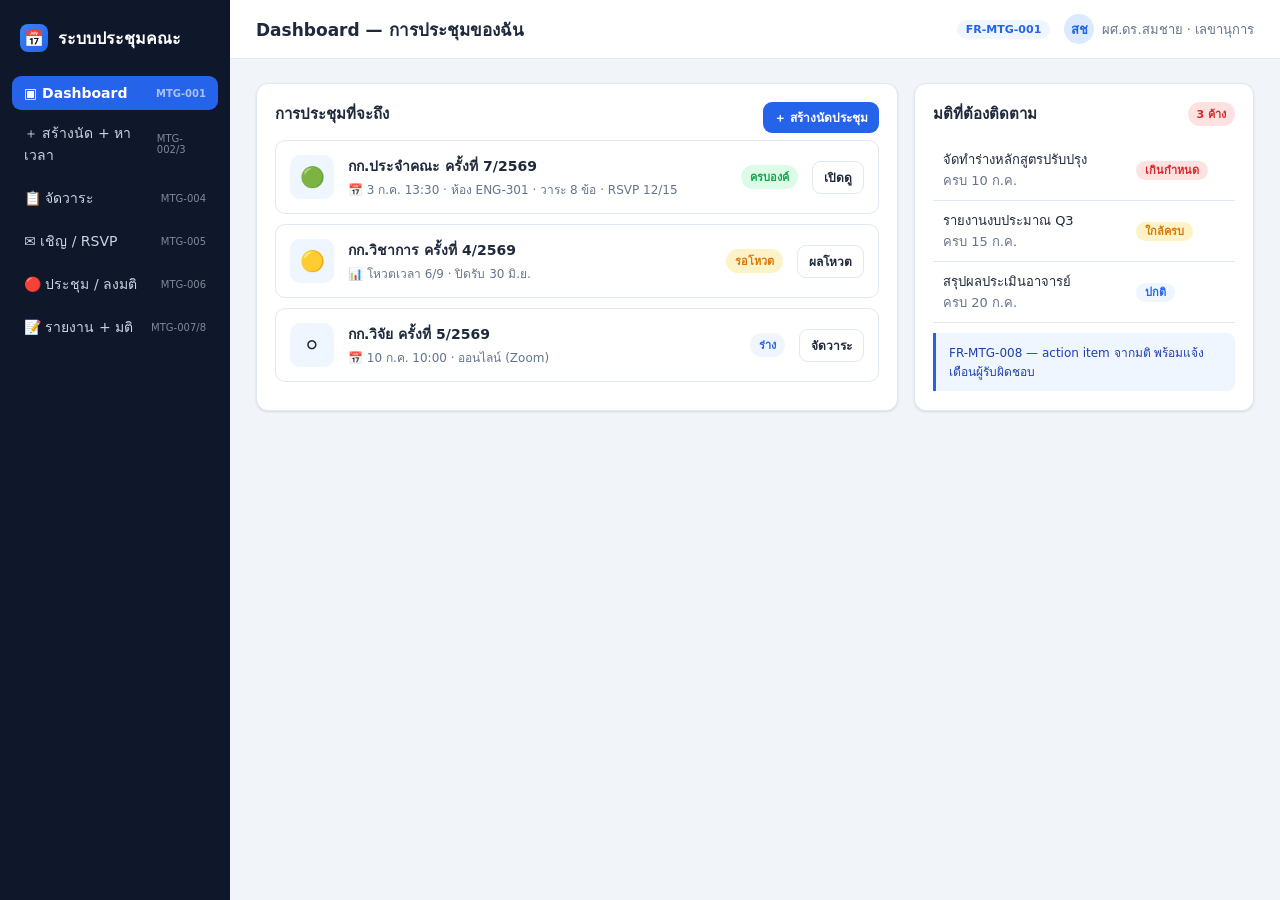
<file: Projeck/mockup/meeting-scheduling.html>
<!DOCTYPE html>
<html lang="th">
<head>
<meta charset="UTF-8">
<meta name="viewport" content="width=device-width, initial-scale=1.0">
<title>Prototype — Meeting Scheduling</title>
<style>
  :root{
    --bg:#f1f4f9; --card:#fff; --line:#e2e8f0; --ink:#1e293b; --muted:#64748b;
    --brand:#2563eb; --brand-d:#1d4ed8; --green:#16a34a; --amber:#d97706; --red:#dc2626;
    --soft:#eff6ff; --radius:12px; --shadow:0 1px 3px rgba(15,23,42,.08),0 1px 2px rgba(15,23,42,.04);
  }
  *{box-sizing:border-box}
  body{margin:0;font-family:"Segoe UI",Tahoma,system-ui,sans-serif;background:var(--bg);color:var(--ink)}
  .app{display:grid;grid-template-columns:230px 1fr;min-height:100vh}
  /* sidebar */
  .side{background:#0f172a;color:#cbd5e1;padding:18px 12px;position:sticky;top:0;height:100vh}
  .logo{display:flex;align-items:center;gap:10px;font-weight:700;color:#fff;padding:6px 8px 16px}
  .logo .dot{width:28px;height:28px;border-radius:8px;background:linear-gradient(135deg,#3b82f6,#2563eb);display:grid;place-items:center}
  .nav{display:flex;flex-direction:column;gap:3px;margin-top:8px}
  .nav button{all:unset;cursor:pointer;display:flex;align-items:center;gap:10px;padding:9px 12px;border-radius:9px;font-size:14px;color:#cbd5e1}
  .nav button:hover{background:#1e293b;color:#fff}
  .nav button.active{background:var(--brand);color:#fff;font-weight:600}
  .nav .fr{margin-left:auto;font-size:10px;opacity:.6}
  /* main */
  .main{padding:0}
  .top{display:flex;align-items:center;gap:14px;padding:14px 26px;background:var(--card);border-bottom:1px solid var(--line);position:sticky;top:0;z-index:5}
  .top h1{font-size:17px;margin:0;flex:1}
  .badge{font-size:11px;background:var(--soft);color:var(--brand);padding:3px 9px;border-radius:20px;font-weight:600}
  .who{display:flex;align-items:center;gap:8px;font-size:13px;color:var(--muted)}
  .avatar{width:30px;height:30px;border-radius:50%;background:#dbeafe;color:var(--brand);display:grid;place-items:center;font-weight:700}
  .wrap{padding:24px 26px;max-width:1080px}
  .screen{display:none;animation:fade .25s}
  .screen.show{display:block}
  @keyframes fade{from{opacity:0;transform:translateY(6px)}to{opacity:1;transform:none}}
  .card{background:var(--card);border:1px solid var(--line);border-radius:var(--radius);box-shadow:var(--shadow);padding:18px;margin-bottom:16px}
  .card h2{font-size:15px;margin:0 0 14px}
  .row{display:flex;gap:16px;flex-wrap:wrap}
  .col{flex:1;min-width:240px}
  .muted{color:var(--muted);font-size:13px}
  .btn{all:unset;cursor:pointer;background:var(--brand);color:#fff;padding:9px 16px;border-radius:9px;font-size:13px;font-weight:600;display:inline-flex;align-items:center;gap:7px}
  .btn:hover{background:var(--brand-d)}
  .btn.ghost{background:#fff;color:var(--ink);border:1px solid var(--line)}
  .btn.ghost:hover{background:#f8fafc}
  .btn.sm{padding:6px 11px;font-size:12px}
  .pill{font-size:11px;padding:3px 9px;border-radius:20px;font-weight:600}
  .pill.g{background:#dcfce7;color:var(--green)} .pill.a{background:#fef3c7;color:var(--amber)} .pill.r{background:#fee2e2;color:var(--red)} .pill.b{background:var(--soft);color:var(--brand)}
  .mtg{border:1px solid var(--line);border-radius:10px;padding:14px;margin-bottom:10px;display:flex;gap:14px;align-items:center}
  .mtg .ic{width:44px;height:44px;border-radius:10px;display:grid;place-items:center;font-size:20px;background:var(--soft)}
  .mtg .meta{flex:1} .mtg .meta b{font-size:14px} .mtg .meta div{font-size:12px;color:var(--muted);margin-top:3px}
  table{width:100%;border-collapse:collapse;font-size:13px}
  th,td{text-align:left;padding:9px 10px;border-bottom:1px solid var(--line)}
  th{color:var(--muted);font-weight:600;font-size:12px}
  /* availability grid */
  .grid{display:grid;grid-template-columns:70px repeat(5,1fr);gap:5px;font-size:12px;margin-top:8px}
  .grid .h{font-weight:600;text-align:center;color:var(--muted);padding:4px}
  .slot{height:34px;border-radius:6px;display:grid;place-items:center;cursor:pointer;border:2px solid transparent}
  .s3{background:#1d4ed8;color:#fff}.s2{background:#93c5fd}.s1{background:#dbeafe}.s0{background:#f1f5f9;color:#94a3b8}
  .slot.pick{border-color:#f59e0b;font-weight:700}
  .agenda{display:flex;align-items:center;gap:10px;padding:10px;border:1px solid var(--line);border-radius:8px;margin-bottom:7px}
  .agenda .grip{color:#cbd5e1;cursor:grab} .agenda .t{flex:1;font-size:13px}
  .vote{display:flex;gap:10px;margin:12px 0}
  .vbtn{flex:1;text-align:center;padding:14px;border-radius:10px;border:2px solid var(--line);cursor:pointer;font-weight:600;font-size:13px}
  .vbtn:hover{border-color:var(--brand)} .vbtn.y{color:var(--green)} .vbtn.n{color:var(--red)} .vbtn.a{color:var(--muted)}
  .quorum{font-size:34px;font-weight:800} .att{display:flex;align-items:center;gap:8px;padding:7px 0;font-size:13px;border-bottom:1px dashed var(--line)}
  .chk{width:18px;height:18px;border-radius:5px;display:grid;place-items:center;font-size:12px;color:#fff}
  .ci{background:var(--green)} .co{background:#cbd5e1}
  .field{margin-bottom:12px} .field label{display:block;font-size:12px;color:var(--muted);margin-bottom:5px;font-weight:600}
  .field input,.field select,.field textarea{width:100%;padding:9px 11px;border:1px solid var(--line);border-radius:8px;font-size:13px;font-family:inherit}
  .note{background:var(--soft);border-left:3px solid var(--brand);padding:10px 13px;border-radius:0 8px 8px 0;font-size:12px;color:#1e40af;margin-top:10px}
</style>
</head>
<body>
<div class="app">
  <aside class="side">
    <div class="logo"><span class="dot">📅</span> ระบบประชุมคณะ</div>
    <nav class="nav" id="nav">
      <button data-s="dash" class="active">▣ Dashboard <span class="fr">MTG-001</span></button>
      <button data-s="create">＋ สร้างนัด + หาเวลา <span class="fr">MTG-002/3</span></button>
      <button data-s="agenda">📋 จัดวาระ <span class="fr">MTG-004</span></button>
      <button data-s="invite">✉ เชิญ / RSVP <span class="fr">MTG-005</span></button>
      <button data-s="live">🔴 ประชุม / ลงมติ <span class="fr">MTG-006</span></button>
      <button data-s="minutes">📝 รายงาน + มติ <span class="fr">MTG-007/8</span></button>
    </nav>
  </aside>
  <main class="main">
    <div class="top">
      <h1 id="title">Dashboard — การประชุมของฉัน</h1>
      <span class="badge" id="frbadge">FR-MTG-001</span>
      <div class="who"><span class="avatar">สช</span> ผศ.ดร.สมชาย · เลขานุการ</div>
    </div>
    <div class="wrap">

      <!-- DASHBOARD -->
      <section class="screen show" id="dash">
        <div class="row">
          <div class="col card">
            <h2>การประชุมที่จะถึง <button class="btn sm" style="float:right" onclick="go('create')">＋ สร้างนัดประชุม</button></h2>
            <div class="mtg"><div class="ic">🟢</div><div class="meta"><b>กก.ประจำคณะ ครั้งที่ 7/2569</b><div>📅 3 ก.ค. 13:30 · ห้อง ENG-301 · วาระ 8 ข้อ · RSVP 12/15</div></div><span class="pill g">ครบองค์</span><button class="btn sm ghost" onclick="go('live')">เปิดดู</button></div>
            <div class="mtg"><div class="ic">🟡</div><div class="meta"><b>กก.วิชาการ ครั้งที่ 4/2569</b><div>📊 โหวตเวลา 6/9 · ปิดรับ 30 มิ.ย.</div></div><span class="pill a">รอโหวต</span><button class="btn sm ghost" onclick="go('create')">ผลโหวต</button></div>
            <div class="mtg"><div class="ic">⚪</div><div class="meta"><b>กก.วิจัย ครั้งที่ 5/2569</b><div>📅 10 ก.ค. 10:00 · ออนไลน์ (Zoom)</div></div><span class="pill b">ร่าง</span><button class="btn sm ghost" onclick="go('agenda')">จัดวาระ</button></div>
          </div>
          <div class="col card" style="max-width:340px">
            <h2>มติที่ต้องติดตาม <span class="pill r" style="float:right">3 ค้าง</span></h2>
            <table>
              <tr><td>จัดทำร่างหลักสูตรปรับปรุง<div class="muted">ครบ 10 ก.ค.</div></td><td><span class="pill r">เกินกำหนด</span></td></tr>
              <tr><td>รายงานงบประมาณ Q3<div class="muted">ครบ 15 ก.ค.</div></td><td><span class="pill a">ใกล้ครบ</span></td></tr>
              <tr><td>สรุปผลประเมินอาจารย์<div class="muted">ครบ 20 ก.ค.</div></td><td><span class="pill b">ปกติ</span></td></tr>
            </table>
            <div class="note">FR-MTG-008 — action item จากมติ พร้อมแจ้งเตือนผู้รับผิดชอบ</div>
          </div>
        </div>
      </section>

      <!-- CREATE + AVAILABILITY -->
      <section class="screen" id="create">
        <div class="card">
          <h2>สร้างนัดประชุม — กรรมการวิชาการ <span class="muted" style="float:right;font-weight:400">ขั้นตอน 2/4 · หาเวลา</span></h2>
          <div class="row">
            <div class="field col"><label>คณะกรรมการ</label><select><option>กรรมการวิชาการ (9 คน)</option><option>กรรมการประจำคณะ (15 คน)</option></select></div>
            <div class="field col"><label>รูปแบบ</label><select><option>Onsite</option><option>Online</option><option>Hybrid</option></select></div>
            <div class="field col"><label>ระยะเวลา</label><select><option>2 ชั่วโมง</option><option>1 ชั่วโมง</option></select></div>
          </div>
          <p class="muted">เลือกช่วงเวลาที่เสนอ — สีเข้ม = ว่างมาก · จาง = ติดประชุมอื่น (ดึงจาก HRService)</p>
          <div class="grid">
            <div class="h"></div><div class="h">จ 1/7</div><div class="h">อ 2/7</div><div class="h">พ 3/7</div><div class="h">พฤ 4/7</div><div class="h">ศ 5/7</div>
            <div class="h">09:00</div><div class="slot s3" onclick="pick(this)">9/9</div><div class="slot s0">2</div><div class="slot s3" onclick="pick(this)">9/9</div><div class="slot s2" onclick="pick(this)">7</div><div class="slot s3" onclick="pick(this)">9/9</div>
            <div class="h">10:00</div><div class="slot s2" onclick="pick(this)">7</div><div class="slot s0">2</div><div class="slot s3" onclick="pick(this)">9/9</div><div class="slot s3" onclick="pick(this)">9/9</div><div class="slot s0">3</div>
            <div class="h">13:30</div><div class="slot s3" onclick="pick(this)">9/9</div><div class="slot s3" onclick="pick(this)">8/9</div><div class="slot s1" onclick="pick(this)">5</div><div class="slot s3 pick" onclick="pick(this)">8/9</div><div class="slot s3" onclick="pick(this)">9/9</div>
            <div class="h">15:00</div><div class="slot s0">3</div><div class="slot s3" onclick="pick(this)">9/9</div><div class="slot s2" onclick="pick(this)">7</div><div class="slot s0">2</div><div class="slot s2" onclick="pick(this)">7</div>
          </div>
          <div class="note">ℹ พฤ 4/7 13:30 — ว่าง 8/9 คน (ผศ.วิไล ติดสอน) · slot ที่เลือกจะถูกส่งให้กรรมการโหวตแบบ Doodle</div>
          <div style="margin-top:14px;display:flex;gap:10px"><span class="muted" style="align-self:center">เสนอ:</span><span class="pill b">จ 1/7 13:30</span><span class="pill b">พ 3/7 09:00</span><span class="pill b">พฤ 4/7 13:30</span><button class="btn" style="margin-left:auto" onclick="go('agenda')">ถัดไป: เลือกห้อง →</button></div>
        </div>
        <div class="card">
          <h2>จองห้องอัตโนมัติ <span class="pill g" style="float:right">FacilityService (sync)</span></h2>
          <table>
            <tr><th>ห้อง</th><th>ความจุ</th><th>สถานะช่วงเวลานี้</th><th></th></tr>
            <tr><td>ENG-301</td><td>40</td><td><span class="pill g">ว่าง</span></td><td><button class="btn sm">เลือก</button></td></tr>
            <tr><td>ENG-205</td><td>20</td><td><span class="pill g">ว่าง</span></td><td><button class="btn sm ghost">เลือก</button></td></tr>
            <tr><td>ENG-401</td><td>60</td><td><span class="pill r">ไม่ว่าง</span></td><td><button class="btn sm ghost" disabled>—</button></td></tr>
          </table>
        </div>
      </section>

      <!-- AGENDA -->
      <section class="screen" id="agenda">
        <div class="card">
          <h2>วาระการประชุม — กก.ประจำคณะ 7/2569 <button class="btn sm" style="float:right">💾 บันทึก</button></h2>
          <div class="agenda"><span class="grip">⠿</span><span class="t"><b>1.</b> รับรองรายงานการประชุมครั้งที่ 6/2569</span><span class="pill b">ทราบ</span><span class="muted">📄1</span></div>
          <div class="agenda"><span class="grip">⠿</span><span class="t"><b>2.1</b> ความคืบหน้าหลักสูตรปรับปรุง</span><span class="pill a">พิจารณา</span><span class="muted">📄2</span></div>
          <div class="agenda"><span class="grip">⠿</span><span class="t"><b>3.1</b> รายงานการเงินไตรมาส 3</span><span class="pill b">ทราบ</span><span class="muted">📄1</span></div>
          <div class="agenda" style="border-color:#fca5a5;background:#fef2f2"><span class="grip">⠿</span><span class="t"><b>4.1</b> ขออนุมัติงบจัดซื้อครุภัณฑ์ 🔒</span><span class="pill r">ลับ</span><span class="muted">📄3</span></div>
          <div style="margin-top:12px"><button class="btn ghost sm">＋ เพิ่มวาระ</button> <button class="btn ghost sm">＋ จากที่กรรมการเสนอ (2)</button></div>
          <div class="note">FR-MTG-004 — วาระลับ (🔒) เห็นได้เฉพาะประธาน/เลขาฯ/ผู้เสนอ บังคับด้วย OPA <code>meeting.rego</code> (mask_agenda)</div>
          <div style="margin-top:14px;text-align:right"><button class="btn" onclick="go('invite')">เสนอประธานอนุมัติวาระ → ส่งเชิญ</button></div>
        </div>
      </section>

      <!-- INVITE / RSVP -->
      <section class="screen" id="invite">
        <div class="row">
          <div class="col card" style="max-width:420px">
            <h2>📨 หนังสือเชิญประชุม (มุมมองกรรมการ)</h2>
            <p style="font-size:13px;line-height:1.7">
              <b>กก.ประจำคณะ ครั้งที่ 7/2569</b><br>
              📅 พฤหัสบดี 3 ก.ค. 2569 · 13:30–16:00<br>
              📍 ห้องประชุม ENG-301 (ชั้น 3)<br>
              📎 วาระการประชุม + เอกสาร 5 ไฟล์ <a href="#">เปิดอ่าน</a>
            </p>
            <p class="muted" style="font-weight:600;margin-bottom:6px">ท่านจะเข้าร่วมหรือไม่?</p>
            <div class="vote">
              <div class="vbtn y" onclick="rsvp(this)">✔ เข้าร่วม</div>
              <div class="vbtn n" onclick="rsvp(this)">✘ ไม่เข้า</div>
              <div class="vbtn a" onclick="rsvp(this)">⇄ มอบผู้แทน</div>
            </div>
            <div class="field"><label>หมายเหตุ / ผู้แทน</label><input placeholder="ระบุชื่อผู้แทน หรือเหตุผล"></div>
            <button class="btn ghost sm">📅 เพิ่มลงปฏิทิน (.ics)</button> <button class="btn sm">ส่งคำตอบ</button>
          </div>
          <div class="col card">
            <h2>สถานะตอบรับ (RSVP) <span class="pill b" style="float:right">12 / 15</span></h2>
            <table>
              <tr><td>ศ.ดร.มานพ (ประธาน)</td><td><span class="pill g">เข้าร่วม</span></td></tr>
              <tr><td>รศ.ดร.วิไล</td><td><span class="pill g">เข้าร่วม</span></td></tr>
              <tr><td>ผศ.ดร.อนันต์</td><td><span class="pill a">มอบ ดร.สุดา</span></td></tr>
              <tr><td>ผศ.ดร.ประเสริฐ</td><td><span class="pill r">ไม่เข้า</span></td></tr>
              <tr><td>อ.กมล</td><td><span class="muted">ยังไม่ตอบ</span></td></tr>
            </table>
            <div class="note">FR-MTG-005 — แจ้งเตือน email/SMS/in-app ผ่าน message bus · reminder ก่อน 3 วัน และ 1 ชม.</div>
          </div>
        </div>
      </section>

      <!-- LIVE / VOTE -->
      <section class="screen" id="live">
        <div class="row">
          <div class="col card" style="max-width:360px">
            <h2>องค์ประชุม <span class="pill g" style="float:right">DMN: ขั้นต่ำ 9</span></h2>
            <div style="text-align:center;margin:6px 0 12px"><span class="quorum" style="color:var(--green)">12</span><span class="muted"> / 15 · ✔ ครบองค์ประชุม</span></div>
            <div class="att"><span class="chk ci">✓</span> ศ.ดร.มานพ (ประธาน)</div>
            <div class="att"><span class="chk ci">✓</span> ผศ.ดร.สมชาย (เลขาฯ)</div>
            <div class="att"><span class="chk ci">✓</span> รศ.ดร.วิไล</div>
            <div class="att"><span class="chk co"></span> ผศ.ดร.อนันต์ <span class="muted">(มอบ ดร.สุดา ✓)</span></div>
            <div class="att"><span class="chk co"></span> อ.กมล</div>
            <div style="margin-top:12px"><button class="btn ghost sm">📷 QR เช็คอิน</button></div>
          </div>
          <div class="col card">
            <h2>ลงมติ — วาระ 4.1 🔒</h2>
            <p style="font-size:13px"><b>ขออนุมัติงบจัดซื้อครุภัณฑ์</b> <span class="pill r">วาระลับ</span></p>
            <div class="vote">
              <div class="vbtn y" onclick="castVote(this,'y')">เห็นชอบ</div>
              <div class="vbtn n" onclick="castVote(this,'n')">ไม่เห็นชอบ</div>
              <div class="vbtn a" onclick="castVote(this,'a')">งดออกเสียง</div>
            </div>
            <label style="font-size:13px;display:flex;gap:7px;align-items:center"><input type="checkbox"> ลงคะแนนลับ</label>
            <div class="note" id="voteResult">ผลปัจจุบัน: เห็นชอบ 10 · ไม่เห็นชอบ 1 · งดออกเสียง 1</div>
            <div style="margin-top:14px;text-align:right"><button class="btn" onclick="go('minutes')">บันทึกมติ →</button></div>
            <div class="note">FR-MTG-006 — OPA <code>cast_vote</code>: ลงมติได้เฉพาะกรรมการ <code>is_voting</code> ที่เช็คอินแล้ว</div>
          </div>
        </div>
      </section>

      <!-- MINUTES -->
      <section class="screen" id="minutes">
        <div class="card">
          <h2>รายงานการประชุม กก.ประจำคณะ 7/2569 <span class="pill a" style="float:right">● ร่าง</span></h2>
          <p style="font-size:13px"><b>วาระ 4.1</b> ขออนุมัติงบจัดซื้อครุภัณฑ์</p>
          <div class="field"><label>สรุปการอภิปราย</label><textarea rows="3">ที่ประชุมพิจารณาแล้วเห็นว่า การจัดซื้อครุภัณฑ์ดังกล่าวมีความจำเป็น ...</textarea></div>
          <div class="row">
            <div class="field col"><label>มติ</label><select><option>เห็นชอบ</option><option>เห็นชอบมีเงื่อนไข</option><option>ไม่เห็นชอบ</option></select></div>
            <div class="field col"><label>ผลลงคะแนน</label><input value="เห็นชอบ 10 / ไม่เห็นชอบ 1 / งด 1" readonly></div>
          </div>
          <h2 style="margin-top:8px">📌 มอบหมาย (Action Item)</h2>
          <div class="row">
            <div class="field col"><label>ผู้รับผิดชอบ</label><select><option>งานพัสดุ</option><option>งานการเงิน</option></select></div>
            <div class="field col"><label>กำหนดเสร็จ</label><input type="date" value="2569-07-15"></div>
            <div class="col" style="display:flex;align-items:flex-end"><button class="btn ghost sm">＋ เพิ่ม action</button></div>
          </div>
          <div class="note">FR-MTG-007/008 — กด "ส่งรับรอง" จะเดิน BPMN <code>publishMinutes</code> → publish <code>MeetingMinutesPublishedEvent</code> เข้าสารบรรณ · เมื่อ approved แล้ว lock แก้ไม่ได้ (OPA)</div>
          <div style="margin-top:14px;display:flex;gap:10px;justify-content:flex-end"><button class="btn ghost">บันทึกร่าง</button><button class="btn">ส่งให้ประธานรับรอง →</button></div>
        </div>
      </section>

    </div>
  </main>
</div>
<script>
  const titles={dash:["Dashboard — การประชุมของฉัน","FR-MTG-001"],create:["สร้างนัด + ค้นหาเวลาว่าง","FR-MTG-002/003"],agenda:["จัดวาระการประชุม","FR-MTG-004"],invite:["เชิญประชุม / RSVP","FR-MTG-005"],live:["ประชุม / ตรวจองค์ประชุม / ลงมติ","FR-MTG-006"],minutes:["รายงานการประชุม + มติ","FR-MTG-007/008"]};
  function go(s){
    document.querySelectorAll('.screen').forEach(e=>e.classList.remove('show'));
    document.getElementById(s).classList.add('show');
    document.querySelectorAll('#nav button').forEach(b=>b.classList.toggle('active',b.dataset.s===s));
    document.getElementById('title').textContent=titles[s][0];
    document.getElementById('frbadge').textContent=titles[s][1];
    window.scrollTo(0,0);
  }
  document.querySelectorAll('#nav button').forEach(b=>b.onclick=()=>go(b.dataset.s));
  function pick(el){document.querySelectorAll('.slot').forEach(s=>s.classList.remove('pick'));el.classList.add('pick');}
  function rsvp(el){el.parentNode.querySelectorAll('.vbtn').forEach(v=>v.style.borderColor='var(--line)');el.style.borderColor='var(--brand)';}
  let votes={y:10,n:1,a:1};
  function castVote(el,k){el.parentNode.querySelectorAll('.vbtn').forEach(v=>v.style.borderColor='var(--line)');el.style.borderColor='var(--brand)';votes[k]++;document.getElementById('voteResult').textContent=`ผลปัจจุบัน: เห็นชอบ ${votes.y} · ไม่เห็นชอบ ${votes.n} · งดออกเสียง ${votes.a}`;}
</script>
</body>
</html>
</file>
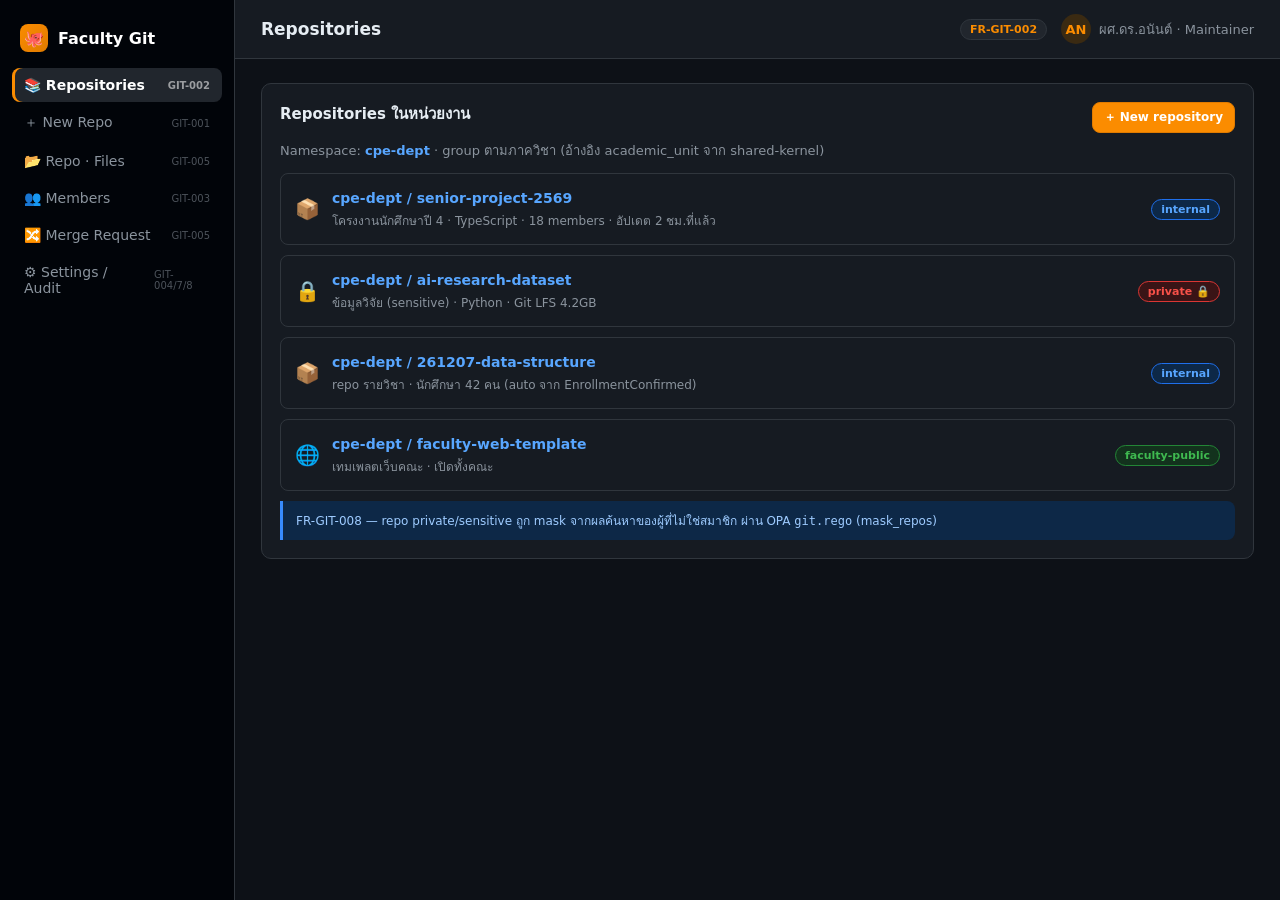
<file: Projeck/mockup/self-git-repo.html>
<!DOCTYPE html>
<html lang="th">
<head>
<meta charset="UTF-8">
<meta name="viewport" content="width=device-width, initial-scale=1.0">
<title>Prototype — Self-Service Git Repository</title>
<style>
  :root{
    --bg:#0d1117; --panel:#161b22; --card:#161b22; --line:#30363d; --ink:#e6edf3; --muted:#8b949e;
    --brand:#fb8c00; --brand-d:#e07b00; --green:#238636; --green-l:#2ea043; --red:#da3633; --blue:#388bfd;
    --soft:#21262d; --radius:10px;
  }
  *{box-sizing:border-box}
  body{margin:0;font-family:"Segoe UI",Tahoma,system-ui,sans-serif;background:var(--bg);color:var(--ink)}
  .app{display:grid;grid-template-columns:235px 1fr;min-height:100vh}
  .side{background:#010409;border-right:1px solid var(--line);padding:18px 12px;position:sticky;top:0;height:100vh}
  .logo{display:flex;align-items:center;gap:10px;font-weight:700;color:#fff;padding:6px 8px 16px}
  .logo .dot{width:28px;height:28px;border-radius:8px;background:linear-gradient(135deg,#fb8c00,#e07b00);display:grid;place-items:center}
  .nav{display:flex;flex-direction:column;gap:3px}
  .nav button{all:unset;cursor:pointer;display:flex;align-items:center;gap:10px;padding:9px 12px;border-radius:8px;font-size:14px;color:var(--muted)}
  .nav button:hover{background:var(--soft);color:var(--ink)}
  .nav button.active{background:var(--soft);color:#fff;font-weight:600;box-shadow:inset 3px 0 0 var(--brand)}
  .nav .fr{margin-left:auto;font-size:10px;opacity:.55}
  .top{display:flex;align-items:center;gap:14px;padding:14px 26px;background:var(--panel);border-bottom:1px solid var(--line);position:sticky;top:0;z-index:5}
  .top h1{font-size:17px;margin:0;flex:1}
  .badge{font-size:11px;background:var(--soft);color:var(--brand);padding:3px 9px;border-radius:20px;font-weight:600;border:1px solid var(--line)}
  .who{display:flex;align-items:center;gap:8px;font-size:13px;color:var(--muted)}
  .avatar{width:30px;height:30px;border-radius:50%;background:#3a2a12;color:var(--brand);display:grid;place-items:center;font-weight:700}
  .wrap{padding:24px 26px;max-width:1080px}
  .screen{display:none;animation:fade .25s}.screen.show{display:block}
  @keyframes fade{from{opacity:0;transform:translateY(6px)}to{opacity:1;transform:none}}
  .card{background:var(--card);border:1px solid var(--line);border-radius:var(--radius);padding:18px;margin-bottom:16px}
  .card h2{font-size:15px;margin:0 0 14px}
  .row{display:flex;gap:16px;flex-wrap:wrap}.col{flex:1;min-width:240px}
  .muted{color:var(--muted);font-size:13px}
  .btn{all:unset;cursor:pointer;background:var(--green);color:#fff;padding:9px 16px;border-radius:8px;font-size:13px;font-weight:600;display:inline-flex;align-items:center;gap:7px;border:1px solid var(--green-l)}
  .btn:hover{background:var(--green-l)}
  .btn.o{background:var(--brand);border-color:var(--brand-d)}.btn.o:hover{background:var(--brand-d)}
  .btn.ghost{background:transparent;color:var(--ink);border:1px solid var(--line)}.btn.ghost:hover{background:var(--soft)}
  .btn.sm{padding:6px 11px;font-size:12px}
  .pill{font-size:11px;padding:3px 9px;border-radius:20px;font-weight:600;border:1px solid transparent}
  .pill.g{background:#13321d;color:#3fb950;border-color:#238636}
  .pill.b{background:#0d2847;color:#58a6ff;border-color:#1f6feb}
  .pill.a{background:#3a2d10;color:#d29922;border-color:#9e6a03}
  .pill.r{background:#3a1416;color:#f85149;border-color:#da3633}
  .pill.m{background:#2d1b3d;color:#c576f6;border-color:#8957e5}
  .repo{display:flex;gap:12px;align-items:center;padding:14px;border:1px solid var(--line);border-radius:8px;margin-bottom:10px}
  .repo .ic{font-size:20px}.repo .meta{flex:1}.repo .meta b{font-size:14px;color:#58a6ff}.repo .meta div{font-size:12px;color:var(--muted);margin-top:4px}
  table{width:100%;border-collapse:collapse;font-size:13px}
  th,td{text-align:left;padding:9px 10px;border-bottom:1px solid var(--line)}
  th{color:var(--muted);font-weight:600;font-size:12px}
  .field{margin-bottom:13px}.field label{display:block;font-size:12px;color:var(--muted);margin-bottom:5px;font-weight:600}
  .field input,.field select,.field textarea{width:100%;padding:9px 11px;border:1px solid var(--line);border-radius:8px;font-size:13px;background:#0d1117;color:var(--ink);font-family:inherit}
  .vis{display:flex;gap:10px;margin-top:6px}
  .vopt{flex:1;border:1px solid var(--line);border-radius:8px;padding:12px;cursor:pointer;font-size:13px}
  .vopt:hover{border-color:var(--brand)}.vopt.sel{border-color:var(--brand);background:#3a2a1218}
  .vopt b{display:block;margin-bottom:3px}
  .note{background:#0d2847;border-left:3px solid var(--blue);padding:10px 13px;border-radius:0 8px 8px 0;font-size:12px;color:#9ecbff;margin-top:10px}
  .quota{height:8px;background:var(--soft);border-radius:5px;overflow:hidden;margin:8px 0}
  .quota i{display:block;height:100%;background:linear-gradient(90deg,var(--brand),#f59e0b)}
  .file{display:flex;gap:10px;padding:8px 10px;border-bottom:1px solid var(--line);font-size:13px}.file:hover{background:var(--soft)}
  .file .n{flex:1}.file .c{color:var(--muted)}
  .diff{font-family:Consolas,monospace;font-size:12px;border:1px solid var(--line);border-radius:8px;overflow:hidden}
  .diff div{padding:2px 12px}.diff .add{background:#0d2818;color:#3fb950}.diff .del{background:#3a1416;color:#f85149}.diff .ctx{color:var(--muted)}
  .check{display:flex;align-items:center;gap:8px;padding:8px 12px;border:1px solid var(--line);border-radius:8px;margin-bottom:7px;font-size:13px}
  .role{padding:4px 9px;border-radius:6px;font-size:12px;background:var(--soft);border:1px solid var(--line)}
  .step{display:flex;gap:10px;align-items:center;font-size:13px;padding:7px 0}
  .dotn{width:22px;height:22px;border-radius:50%;display:grid;place-items:center;font-size:11px;font-weight:700;color:#fff}
  .done{background:var(--green)}.cur{background:var(--brand)}.todo{background:var(--soft);color:var(--muted)}
</style>
</head>
<body>
<div class="app">
  <aside class="side">
    <div class="logo"><span class="dot">🐙</span> Faculty Git</div>
    <nav class="nav" id="nav">
      <button data-s="repos" class="active">📚 Repositories <span class="fr">GIT-002</span></button>
      <button data-s="create">＋ New Repo <span class="fr">GIT-001</span></button>
      <button data-s="detail">📂 Repo · Files <span class="fr">GIT-005</span></button>
      <button data-s="members">👥 Members <span class="fr">GIT-003</span></button>
      <button data-s="mr">🔀 Merge Request <span class="fr">GIT-005</span></button>
      <button data-s="settings">⚙ Settings / Audit <span class="fr">GIT-004/7/8</span></button>
    </nav>
  </aside>
  <main>
    <div class="top">
      <h1 id="title">Repositories</h1>
      <span class="badge" id="frbadge">FR-GIT-002</span>
      <div class="who"><span class="avatar">AN</span> ผศ.ดร.อนันต์ · Maintainer</div>
    </div>
    <div class="wrap">

      <!-- REPO LIST -->
      <section class="screen show" id="repos">
        <div class="card">
          <h2>Repositories ในหน่วยงาน <button class="btn o sm" style="float:right" onclick="go('create')">＋ New repository</button></h2>
          <div class="muted" style="margin-bottom:12px">Namespace: <b style="color:#58a6ff">cpe-dept</b> · group ตามภาควิชา (อ้างอิง academic_unit จาก shared-kernel)</div>
          <div class="repo"><span class="ic">📦</span><div class="meta"><b>cpe-dept / senior-project-2569</b><div>โครงงานนักศึกษาปี 4 · TypeScript · 18 members · อัปเดต 2 ชม.ที่แล้ว</div></div><span class="pill b">internal</span></div>
          <div class="repo"><span class="ic">🔒</span><div class="meta"><b>cpe-dept / ai-research-dataset</b><div>ข้อมูลวิจัย (sensitive) · Python · Git LFS 4.2GB</div></div><span class="pill r">private 🔒</span></div>
          <div class="repo"><span class="ic">📦</span><div class="meta"><b>cpe-dept / 261207-data-structure</b><div>repo รายวิชา · นักศึกษา 42 คน (auto จาก EnrollmentConfirmed)</div></div><span class="pill b">internal</span></div>
          <div class="repo"><span class="ic">🌐</span><div class="meta"><b>cpe-dept / faculty-web-template</b><div>เทมเพลตเว็บคณะ · เปิดทั้งคณะ</div></div><span class="pill g">faculty-public</span></div>
          <div class="note">FR-GIT-008 — repo private/sensitive ถูก mask จากผลค้นหาของผู้ที่ไม่ใช่สมาชิก ผ่าน OPA <code>git.rego</code> (mask_repos)</div>
        </div>
      </section>

      <!-- CREATE -->
      <section class="screen" id="create">
        <div class="card">
          <h2>สร้าง Repository ใหม่ (self-service)</h2>
          <div class="row">
            <div class="field col"><label>Namespace</label><select><option>cpe-dept (ภาควิชา)</option><option>~อนันต์ (ส่วนตัว)</option><option>261207 (รายวิชา)</option></select></div>
            <div class="field col"><label>ชื่อ repository</label><input value="thesis-tracking"></div>
          </div>
          <div class="field"><label>คำอธิบาย</label><input placeholder="ระบบติดตามวิทยานิพนธ์"></div>
          <label class="muted" style="font-weight:600">Visibility</label>
          <div class="vis">
            <div class="vopt sel" onclick="selVis(this)"><b>🔒 Private</b><span class="muted">สมาชิกเท่านั้น</span></div>
            <div class="vopt" onclick="selVis(this)"><b>🏛 Internal</b><span class="muted">ทุกคนในคณะที่ login</span></div>
            <div class="vopt" onclick="selVis(this)"><b>🌐 Faculty-public</b><span class="muted">เปิดทั้งคณะ</span></div>
          </div>
          <div class="field" style="margin-top:13px"><label>เริ่มต้นด้วย</label>
            <label class="muted" style="font-weight:400"><input type="checkbox" checked> README</label>
            <label class="muted" style="font-weight:400;margin-left:14px"><input type="checkbox" checked> .gitignore (Node)</label>
            <label class="muted" style="font-weight:400;margin-left:14px"><input type="checkbox"> License (MIT)</label>
          </div>
          <div class="note">FR-GIT-001 — โควตาภาควิชา 5 GB · คำขอนี้ <b>ภายในโควตา → provision อัตโนมัติ</b> (ผ่าน BPMN <code>repo-provisioning</code> + DMN <code>quota-decision</code>) · ถ้าเกินโควตาจะส่งให้ IT อนุมัติ</div>
          <div style="margin-top:14px;text-align:right"><button class="btn o" onclick="go('detail')">สร้าง repository</button></div>
        </div>
      </section>

      <!-- DETAIL / FILES -->
      <section class="screen" id="detail">
        <div class="card">
          <h2>📂 cpe-dept / senior-project-2569 <span class="pill b" style="float:right">internal</span></h2>
          <div style="display:flex;gap:8px;margin-bottom:12px"><span class="pill m">main 🛡</span><span class="muted" style="align-self:center">12 branches · protected: ต้อง MR + review ≥2 + CI ผ่าน</span></div>
          <div class="file"><span>📁</span><span class="n">src</span><span class="c">เพิ่ม auth module</span><span class="c">2 ชม.</span></div>
          <div class="file"><span>📁</span><span class="n">docs</span><span class="c">update README</span><span class="c">1 วัน</span></div>
          <div class="file"><span>📄</span><span class="n">package.json</span><span class="c">bump deps</span><span class="c">3 วัน</span></div>
          <div class="file"><span>📄</span><span class="n">.ci.yml</span><span class="c">add test stage</span><span class="c">3 วัน</span></div>
          <div style="margin-top:12px;display:flex;gap:8px">
            <button class="btn ghost sm" onclick="go('mr')">🔀 New merge request</button>
            <button class="btn ghost sm">⬇ Clone (SSH)</button>
            <span class="muted" style="margin-left:auto;align-self:center">clone ผ่าน OPA: <code>read_repo</code> ตาม visibility</span>
          </div>
        </div>
      </section>

      <!-- MEMBERS -->
      <section class="screen" id="members">
        <div class="card">
          <h2>👥 สมาชิก & สิทธิ์ — senior-project-2569 <button class="btn o sm" style="float:right">＋ เพิ่มสมาชิก</button></h2>
          <table>
            <tr><th>ผู้ใช้</th><th>บทบาท (RBAC)</th><th>หมดอายุสิทธิ์</th><th></th></tr>
            <tr><td>ผศ.ดร.อนันต์</td><td><span class="role">Owner</span></td><td>—</td><td></td></tr>
            <tr><td>ดร.สุดา (TA)</td><td><span class="role">Maintainer</span></td><td>31 ต.ค. 2569</td><td><button class="btn ghost sm">แก้</button></td></tr>
            <tr><td>นายวิชัย (นศ.)</td><td><span class="role">Developer</span></td><td>สิ้นภาคเรียน</td><td><button class="btn ghost sm">แก้</button></td></tr>
            <tr><td>น.ส.มาลี (นศ.)</td><td><span class="role">Developer</span></td><td>สิ้นภาคเรียน</td><td><button class="btn ghost sm">แก้</button></td></tr>
            <tr><td>กรรมการสอบ</td><td><span class="role">Reporter</span></td><td>15 พ.ย. 2569</td><td><button class="btn ghost sm">แก้</button></td></tr>
          </table>
          <div class="note">FR-GIT-003/006 — บทบาท Owner&gt;Maintainer&gt;Developer&gt;Reporter&gt;Guest ตัดสินที่ OPA · นักศึกษาถูกเพิ่ม/ถอนอัตโนมัติจาก <code>EnrollmentConfirmedEvent</code> ตามภาคเรียน</div>
        </div>
      </section>

      <!-- MERGE REQUEST -->
      <section class="screen" id="mr">
        <div class="card">
          <h2>🔀 MR !42 · เพิ่มระบบยืนยันตัวตน <span class="pill m" style="float:right">open</span></h2>
          <div class="muted" style="margin-bottom:10px">นายวิชัย ต้องการ merge <code>feat/auth</code> → <code>main</code> 🛡</div>
          <div class="diff">
            <div class="ctx">@@ src/auth.ts @@</div>
            <div class="add">+ export function verifyToken(t){ return jwt.verify(t, KEY) }</div>
            <div class="add">+ app.use(authGuard)</div>
            <div class="del">- // TODO: auth</div>
          </div>
          <h2 style="margin-top:16px">เงื่อนไขก่อน merge</h2>
          <div class="check"><span class="pill g">✓</span> CI pipeline ผ่าน (test 48/48, lint ok)</div>
          <div class="check"><span class="pill g">✓</span> review อนุมัติ 2/2 — ดร.สุดา, ผศ.อนันต์</div>
          <div class="check"><span class="pill g">✓</span> ไม่มี merge conflict</div>
          <div style="margin-top:14px;display:flex;align-items:center;gap:10px">
            <button class="btn" id="mergeBtn" onclick="this.textContent='✓ Merged';this.disabled=true;document.getElementById('mrNote').style.display='block'">✔ Merge to main</button>
            <span class="muted">เฉพาะ Maintainer ขึ้นไปเท่านั้น</span>
          </div>
          <div class="note" id="mrNote" style="display:none">merge สำเร็จ → publish <code>MergeRequestMergedEvent</code> → planning (นับ activity)</div>
          <div class="note">FR-GIT-005 — OPA <code>merge_protected</code>: rank≥maintainer AND approvals≥required AND ci=passed · ขับเคลื่อนด้วย BPMN <code>merge-request-approval</code></div>
        </div>
      </section>

      <!-- SETTINGS / AUDIT -->
      <section class="screen" id="settings">
        <div class="row">
          <div class="col card">
            <h2>🔑 SSH Keys & Access Token <span class="badge" style="float:right">FR-GIT-004</span></h2>
            <table>
              <tr><th>ชื่อ</th><th>ประเภท</th><th>หมดอายุ</th><th></th></tr>
              <tr><td>laptop-2569</td><td>SSH</td><td>—</td><td><button class="btn ghost sm">revoke</button></td></tr>
              <tr><td>ci-token</td><td><span class="pill a">PAT · write</span></td><td>31 ธ.ค.</td><td><button class="btn ghost sm">revoke</button></td></tr>
            </table>
            <button class="btn ghost sm" style="margin-top:8px">＋ เพิ่ม SSH key</button>
            <h2 style="margin-top:18px">💾 Storage Quota <span class="badge" style="float:right">FR-GIT-007</span></h2>
            <div class="muted">4.2 GB / 5 GB (ภาควิชา) · Git LFS เปิด</div>
            <div class="quota"><i style="width:84%"></i></div>
            <div class="muted" style="color:#d29922">⚠ ใกล้เต็ม (84%) — repo ไม่มี activity &gt; 12 เดือน จะถูก archive อัตโนมัติ</div>
          </div>
          <div class="col card">
            <h2>📜 Audit Log <span class="badge" style="float:right">FR-GIT-008 · PDPA</span></h2>
            <table>
              <tr><th>เวลา</th><th>ผู้ใช้</th><th>การกระทำ</th></tr>
              <tr><td>14:02</td><td>วิชัย</td><td>push feat/auth</td></tr>
              <tr><td>13:40</td><td>สุดา</td><td>approve MR !42</td></tr>
              <tr><td>11:15</td><td>อนันต์</td><td>เปลี่ยนสิทธิ์ มาลี → Developer</td></tr>
              <tr><td>09:30</td><td>system</td><td>provision repo (BPMN)</td></tr>
            </table>
            <div class="note">audit log เป็น immutable · repo flag "ข้อมูลส่วนบุคคล/ลับ" บังคับ private + mask ใน search (OPA)</div>
            <h2 style="margin-top:16px">🗑 Danger Zone <span class="badge" style="float:right">FR-GIT-010</span></h2>
            <button class="btn ghost sm">โอนเจ้าของ (transfer)</button>
            <button class="btn ghost sm">Archive (read-only)</button>
            <button class="btn ghost sm" style="color:#f85149;border-color:#da3633">ลบ repo</button>
            <div class="muted" style="margin-top:8px">ลบ = soft-delete + กู้คืนได้ 30 วัน · เฉพาะ Owner (OPA <code>delete_repo</code>)</div>
          </div>
        </div>
      </section>

    </div>
  </main>
</div>
<script>
  const titles={repos:["Repositories","FR-GIT-002"],create:["สร้าง Repository (self-service)","FR-GIT-001"],detail:["Repository · Files & Branches","FR-GIT-005"],members:["สมาชิก & สิทธิ์ (RBAC)","FR-GIT-003/006"],mr:["Merge Request Review","FR-GIT-005/009"],settings:["Settings · Keys · Quota · Audit","FR-GIT-004/007/008/010"]};
  function go(s){
    document.querySelectorAll('.screen').forEach(e=>e.classList.remove('show'));
    document.getElementById(s).classList.add('show');
    document.querySelectorAll('#nav button').forEach(b=>b.classList.toggle('active',b.dataset.s===s));
    document.getElementById('title').textContent=titles[s][0];
    document.getElementById('frbadge').textContent=titles[s][1];
    window.scrollTo(0,0);
  }
  document.querySelectorAll('#nav button').forEach(b=>b.onclick=()=>go(b.dataset.s));
  function selVis(el){el.parentNode.querySelectorAll('.vopt').forEach(v=>v.classList.remove('sel'));el.classList.add('sel');}
</script>
</body>
</html>
</file>
